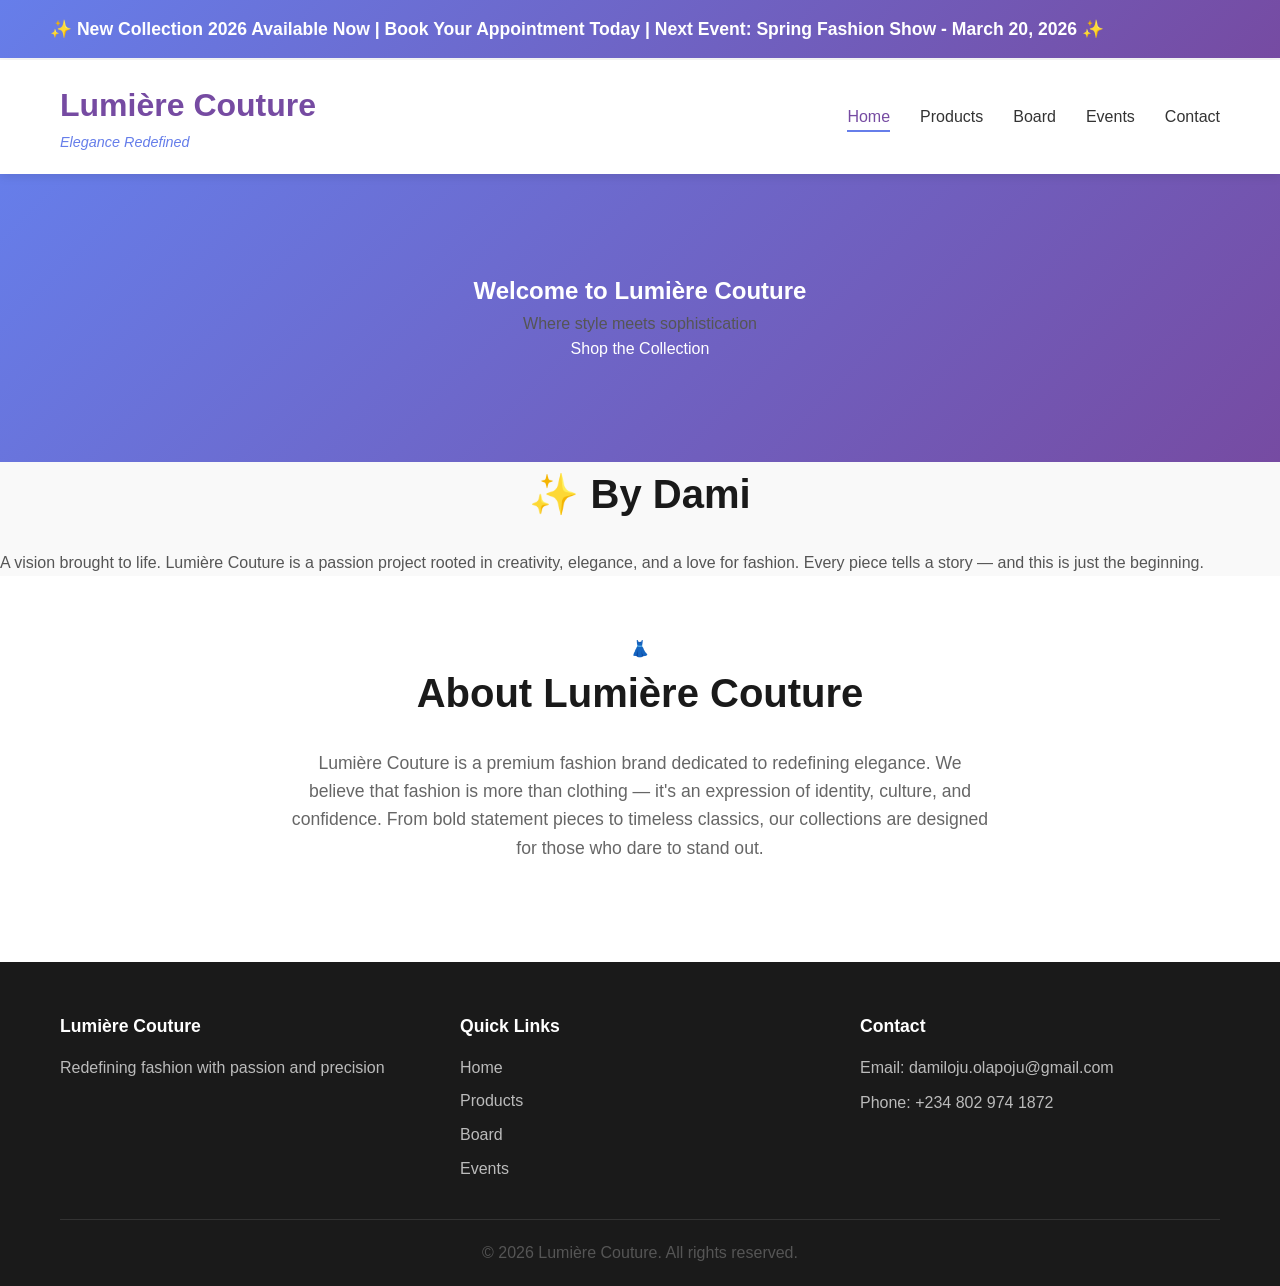
<file: index.html>
<!DOCTYPE html>
<html lang="en">
<head>
  <meta charset="UTF-8" />
  <meta name="viewport" content="width=device-width, initial-scale=1.0"/>
  <title>Home - Lumière Couture</title>
  <link rel="stylesheet" href="style.css">
  
</head>
<body>
  <div id="app">

    <!-- Marquee -->
    <div id="marquee-container" class="marquee-section">
      <div class="marquee">
        <span id="marquee-text">✨ New Collection 2026 Available Now | Book Your Appointment Today | Next Event: Spring Fashion Show - March 20, 2026 ✨</span>
      </div>
    </div>

    <!-- Header -->
    <header class="header">
  <div class="container">
    <div class="logo">
      <h1>Lumière Couture</h1>
      <p class="tagline"><em>Elegance Redefined</em></p>
    </div>
    <nav>
      <ul class="nav-list">
        <li><a href="index.html" class="nav-link active">Home</a></li>
        <li><a href="products.html" class="nav-link">Products</a></li>
        <li><a href="board.html" class="nav-link">Board</a></li>
        <li><a href="events.html" class="nav-link">Events</a></li>
        <li><a href="inquiries.html" class="nav-link">Contact</a></li>
      </ul>
    </nav>
  </div>
</header>

    <!-- Hero -->
    <section class="hero">
      <h1>Welcome to Lumière Couture</h1>
      <p>Where style meets sophistication</p>
      <a href="products.html" class="btn">Shop the Collection</a>
    </section>

    <!-- By Dami -->
    <section class="by-dami">
      <h2>✨ By Dami</h2>
      <p>A vision brought to life. Lumière Couture is a passion project rooted in creativity, elegance, and a love for fashion. Every piece tells a story — and this is just the beginning.</p>
    </section>

    <!-- About -->
    <section class="about">
      <div class="about-img">👗</div>
      <div class="about-text">
        <h2>About Lumière Couture</h2>
        <p>Lumière Couture is a premium fashion brand dedicated to redefining elegance. We believe that fashion is more than clothing — it's an expression of identity, culture, and confidence. From bold statement pieces to timeless classics, our collections are designed for those who dare to stand out.</p>
      </div>
    </section>

    <!-- Footer -->
    <footer class="footer">
      <div class="container">
        <div class="footer-content">
          <div class="footer-section">
            <h4>Lumière Couture</h4>
            <p>Redefining fashion with passion and precision</p>
          </div>
          <div class="footer-section">
            <h4>Quick Links</h4>
            <ul>
              <li><a href="index.html">Home</a></li>
              <li><a href="products.html">Products</a></li>
              <li><a href="board.html">Board</a></li>
              <li><a href="events.html">Events</a></li>
            </ul>
          </div>
          <div class="footer-section">
            <h4>Contact</h4>
            <p>Email: damiloju.olapoju@gmail.com</p>
            <p>Phone: +234 802 974 1872</p>
          </div>
        </div>
        <div class="footer-bottom">
          <p>&copy; 2026 Lumière Couture. All rights reserved.</p>
        </div>
      </div>
    </footer>

  </div>

  <script src="script.js"></script>
</body>
</html>
</file>
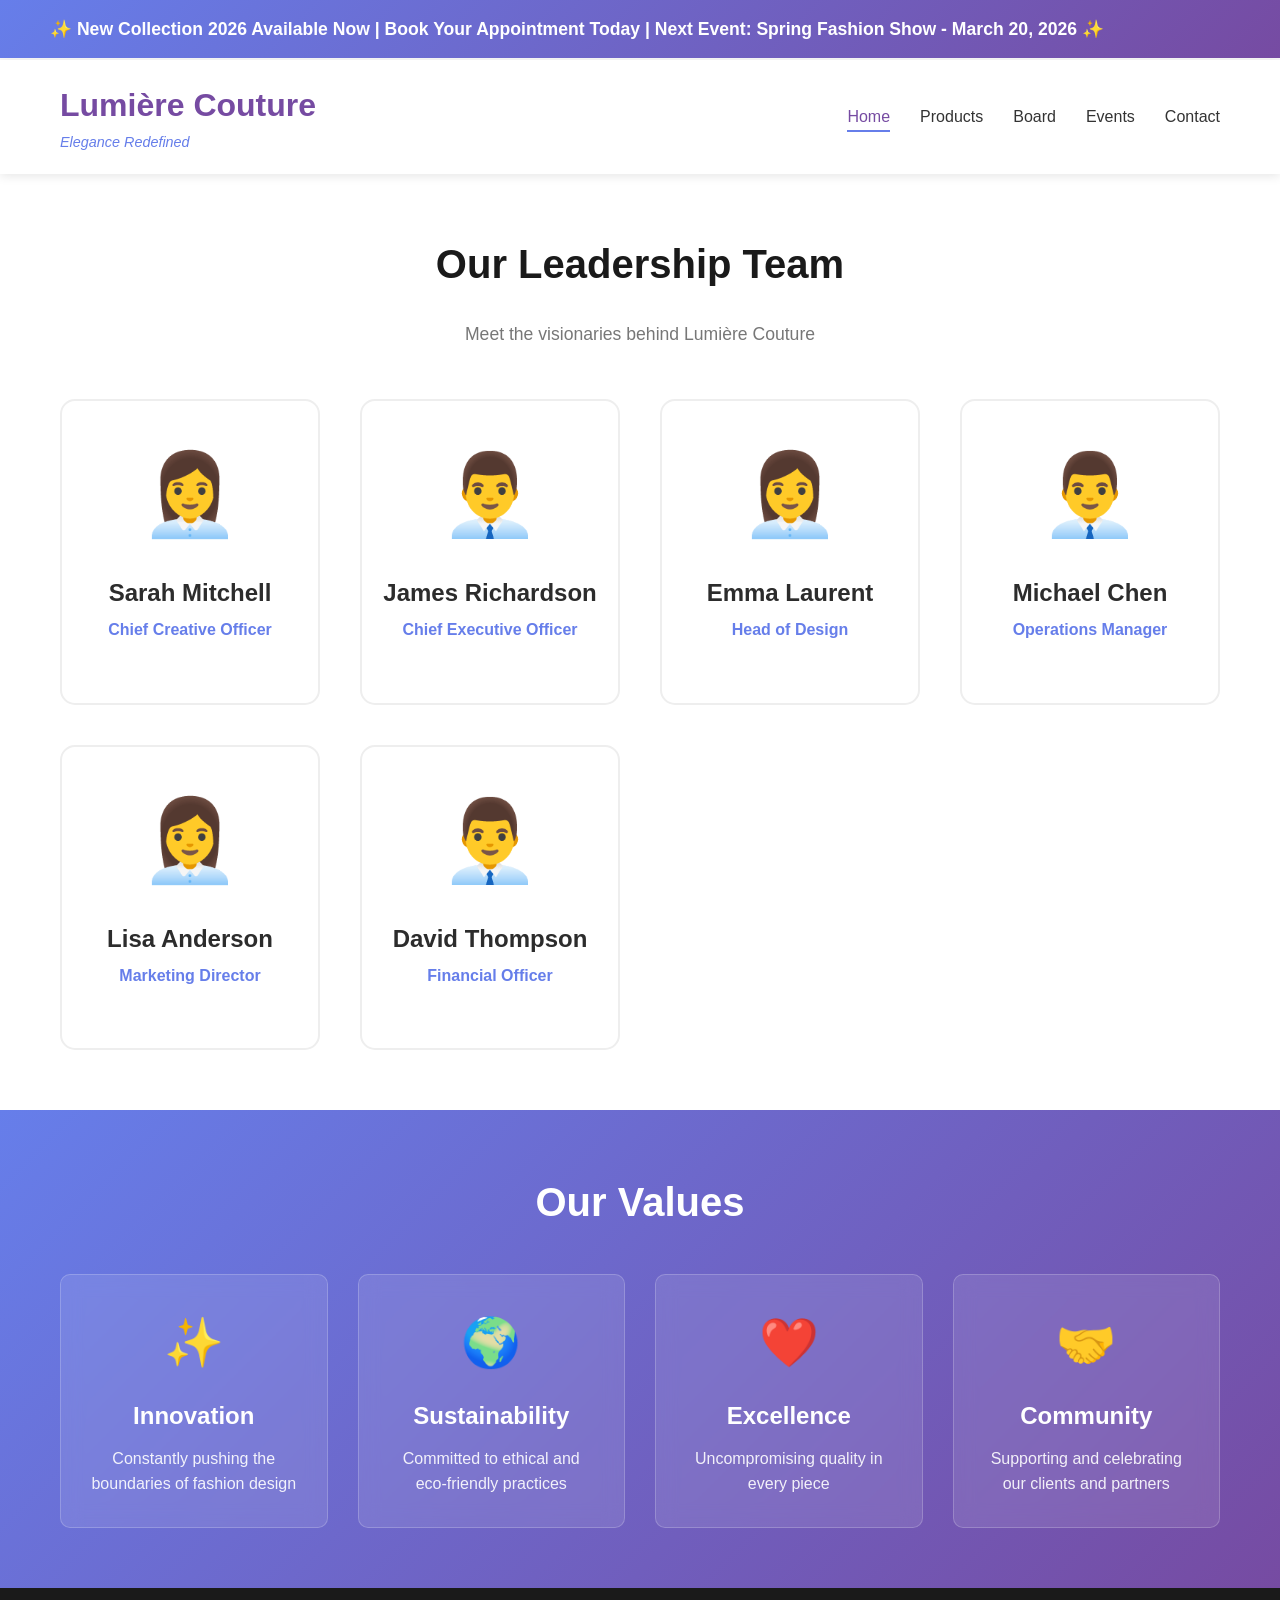
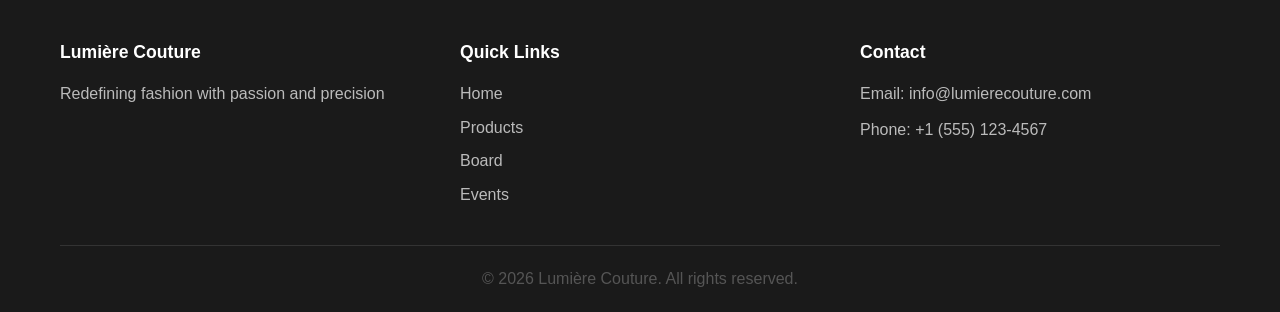
<file: Project bro/index.html>
<!DOCTYPE html>
<html lang="en">
<head>
    <meta charset="UTF-8">
    <meta name="viewport" content="width=device-width, initial-scale=1.0">
    <title>Board of Trustees - Lumière Couture</title>
    <link rel="stylesheet" href="style.css">
</head>
<body>
    <div id="app">
        <!-- Marquee Section -->
        <div id="marquee-container" class="marquee-section">
            <div class="marquee">
                <span id="marquee-text">✨ New Collection 2026 Available Now | Book Your Appointment Today | Next Event: Spring Fashion Show - March 20, 2026 ✨</span>
            </div>
        </div>

        <!-- Navigation Header -->
        <header class="header">
            <div class="container">
                <div class="logo">
                    <h1>Lumière Couture</h1>
                    <p class="tagline">Elegance Redefined</p>
                </div>
                <nav class="nav">
                    <ul class="nav-list">
                        <li><a href="index.html" class="nav-link">Home</a></li>
                        <li><a href="products.html" class="nav-link">Products</a></li>
                        <li><a href="board.html" class="nav-link active">Board</a></li>
                        <li><a href="events.html" class="nav-link">Events</a></li>
                        <li><a href="inquiries.html" class="nav-link">Contact</a></li>
                    </ul>
                </nav>
            </div>
        </header>

        <!-- Main Content -->
        <main>
            <section class="board-section">
                <div class="container">
                    <h2>Our Leadership Team</h2>
                    <p class="section-subtitle">Meet the visionaries behind Lumière Couture</p>

                    <div class="board-grid">
                        <div class="board-member" onmouseover="showMemberDetails(this)" onmouseout="hideMemberDetails(this)">
                            <div class="member-image">👩‍💼</div>
                            <h3>Sarah Mitchell</h3>
                            <p class="role">Chief Creative Officer</p>
                            <p class="bio">Visionary designer with 20+ years in haute couture</p>
                            <p class="contact">sarah@lumierecouture.com</p>
                        </div>

                        <div class="board-member" onmouseover="showMemberDetails(this)" onmouseout="hideMemberDetails(this)">
                            <div class="member-image">👨‍💼</div>
                            <h3>James Richardson</h3>
                            <p class="role">Chief Executive Officer</p>
                            <p class="bio">Business strategist and fashion industry veteran</p>
                            <p class="contact">james@lumierecouture.com</p>
                        </div>

                        <div class="board-member" onmouseover="showMemberDetails(this)" onmouseout="hideMemberDetails(this)">
                            <div class="member-image">👩‍💼</div>
                            <h3>Emma Laurent</h3>
                            <p class="role">Head of Design</p>
                            <p class="bio">Innovative designer known for sustainable fashion</p>
                            <p class="contact">emma@lumierecouture.com</p>
                        </div>

                        <div class="board-member" onmouseover="showMemberDetails(this)" onmouseout="hideMemberDetails(this)">
                            <div class="member-image">👨‍💼</div>
                            <h3>Michael Chen</h3>
                            <p class="role">Operations Manager</p>
                            <p class="bio">Expert in supply chain and production excellence</p>
                            <p class="contact">michael@lumierecouture.com</p>
                        </div>

                        <div class="board-member" onmouseover="showMemberDetails(this)" onmouseout="hideMemberDetails(this)">
                            <div class="member-image">👩‍💼</div>
                            <h3>Lisa Anderson</h3>
                            <p class="role">Marketing Director</p>
                            <p class="bio">Brand strategist with proven marketing expertise</p>
                            <p class="contact">lisa@lumierecouture.com</p>
                        </div>

                        <div class="board-member" onmouseover="showMemberDetails(this)" onmouseout="hideMemberDetails(this)">
                            <div class="member-image">👨‍💼</div>
                            <h3>David Thompson</h3>
                            <p class="role">Financial Officer</p>
                            <p class="bio">Financial strategist ensuring sustainable growth</p>
                            <p class="contact">david@lumierecouture.com</p>
                        </div>
                    </div>
                </div>
            </section>

            <!-- Team Values Section -->
            <section class="team-values">
                <div class="container">
                    <h2>Our Values</h2>
                    <div class="values-grid">
                        <div class="value-card">
                            <div class="value-icon">✨</div>
                            <h3>Innovation</h3>
                            <p>Constantly pushing the boundaries of fashion design</p>
                        </div>
                        <div class="value-card">
                            <div class="value-icon">🌍</div>
                            <h3>Sustainability</h3>
                            <p>Committed to ethical and eco-friendly practices</p>
                        </div>
                        <div class="value-card">
                            <div class="value-icon">❤️</div>
                            <h3>Excellence</h3>
                            <p>Uncompromising quality in every piece</p>
                        </div>
                        <div class="value-card">
                            <div class="value-icon">🤝</div>
                            <h3>Community</h3>
                            <p>Supporting and celebrating our clients and partners</p>
                        </div>
                    </div>
                </div>
            </section>
        </main>

        <!-- Footer -->
        <footer class="footer">
            <div class="container">
                <div class="footer-content">
                    <div class="footer-section">
                        <h4>Lumière Couture</h4>
                        <p>Redefining fashion with passion and precision</p>
                    </div>
                    <div class="footer-section">
                        <h4>Quick Links</h4>
                        <ul>
                            <li><a href="index.html">Home</a></li>
                            <li><a href="products.html">Products</a></li>
                            <li><a href="board.html">Board</a></li>
                            <li><a href="events.html">Events</a></li>
                        </ul>
                    </div>
                    <div class="footer-section">
                        <h4>Contact</h4>
                        <p>Email: info@lumierecouture.com</p>
                        <p>Phone: +1 (555) 123-4567</p>
                    </div>
                </div>
                <div class="footer-bottom">
                    <p>&copy; 2026 Lumière Couture. All rights reserved.</p>
                </div>
            </div>
        </footer>
    </div>

    <script src="script.js"></script>
</body>
</html>
</file>
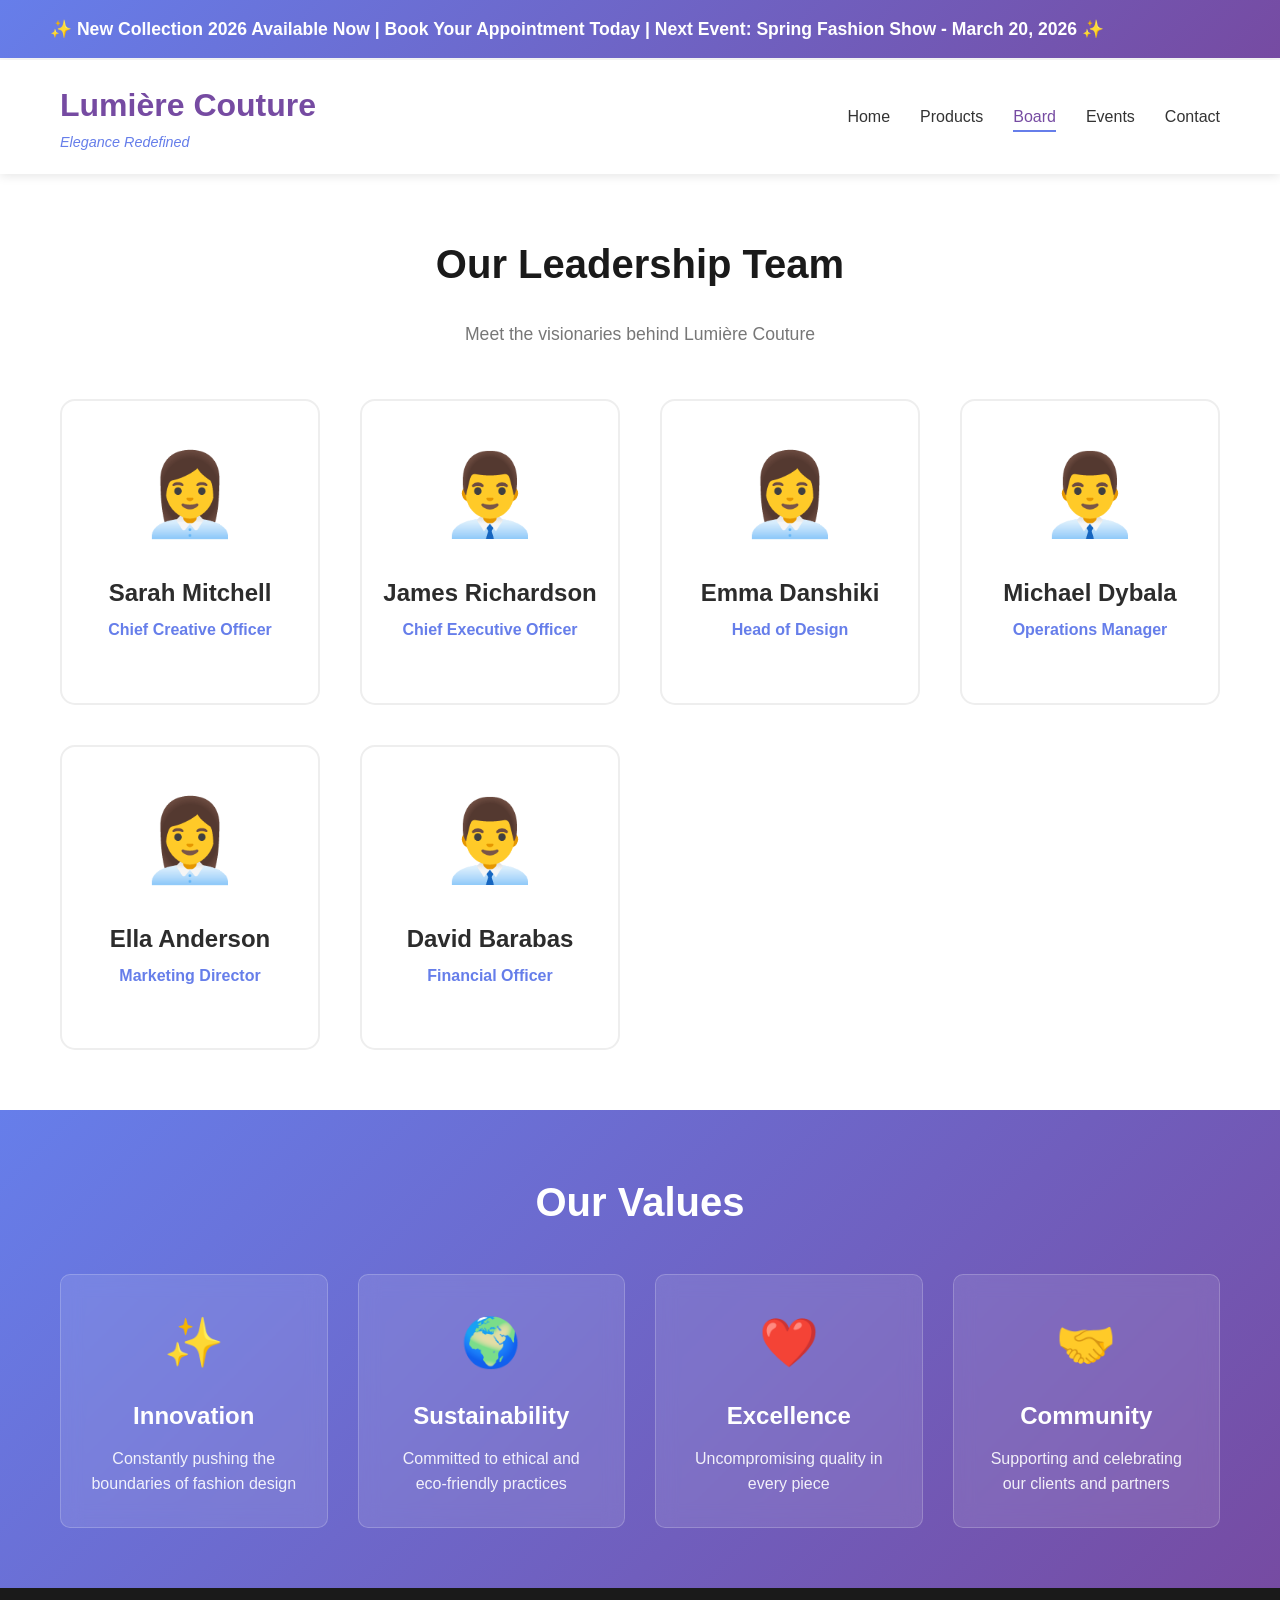
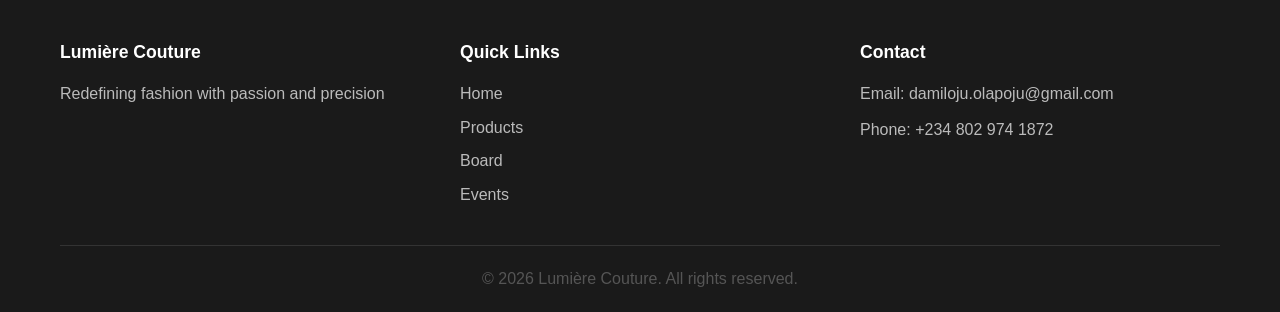
<file: board.html>
<!DOCTYPE html>
<html lang="en">
<head>
    <meta charset="UTF-8">
    <meta name="viewport" content="width=device-width, initial-scale=1.0">
    <title>Board of Trustees - Lumière Couture</title>
    <link rel="stylesheet" href="style.css">
</head>
<body>
    <div id="app">
        <!-- Marquee Section -->
        <div id="marquee-container" class="marquee-section">
            <div class="marquee">
                <span id="marquee-text">✨ New Collection 2026 Available Now | Book Your Appointment Today | Next Event: Spring Fashion Show - March 20, 2026 ✨</span>
            </div>
        </div>

        <!-- Navigation Header -->
        <header class="header">
            <div class="container">
                <div class="logo">
                    <h1>Lumière Couture</h1>
                    <p class="tagline">Elegance Redefined</p>
                </div>
                <nav class="nav">
                    <ul class="nav-list">
                        <li><a href="index.html" class="nav-link">Home</a></li>
                        <li><a href="products.html" class="nav-link">Products</a></li>
                        <li><a href="board.html" class="nav-link active">Board</a></li>
                        <li><a href="events.html" class="nav-link">Events</a></li>
                        <li><a href="inquiries.html" class="nav-link">Contact</a></li>
                    </ul>
                </nav>
            </div>
        </header>

        <!-- Main Content -->
        <main>
            <section class="board-section">
                <div class="container">
                    <h2>Our Leadership Team</h2>
                    <p class="section-subtitle">Meet the visionaries behind Lumière Couture</p>

                    <div class="board-grid">
                        <div class="board-member" onmouseover="showMemberDetails(this)" onmouseout="hideMemberDetails(this)">
                            <div class="member-image">👩‍💼</div>
                            <h3>Sarah Mitchell</h3>
                            <p class="role">Chief Creative Officer</p>
                            <p class="bio">Visionary designer with 20+ years in haute couture</p>
                            <p class="contact">sarah@lumierecouture.com</p>
                        </div>

                        <div class="board-member" onmouseover="showMemberDetails(this)" onmouseout="hideMemberDetails(this)">
                            <div class="member-image">👨‍💼</div>
                            <h3>James Richardson</h3>
                            <p class="role">Chief Executive Officer</p>
                            <p class="bio">Business strategist and fashion industry veteran</p>
                            <p class="contact">james@lumierecouture.com</p>
                        </div>

                        <div class="board-member" onmouseover="showMemberDetails(this)" onmouseout="hideMemberDetails(this)">
                            <div class="member-image">👩‍💼</div>
                            <h3>Emma Danshiki</h3>
                            <p class="role">Head of Design</p>
                            <p class="bio">Innovative designer known for sustainable fashion</p>
                            <p class="contact">emma@lumierecouture.com</p>
                        </div>

                        <div class="board-member" onmouseover="showMemberDetails(this)" onmouseout="hideMemberDetails(this)">
                            <div class="member-image">👨‍💼</div>
                            <h3>Michael Dybala</h3>
                            <p class="role">Operations Manager</p>
                            <p class="bio">Expert in supply chain and production excellence</p>
                            <p class="contact">michael@lumierecouture.com</p>
                        </div>

                        <div class="board-member" onmouseover="showMemberDetails(this)" onmouseout="hideMemberDetails(this)">
                            <div class="member-image">👩‍💼</div>
                            <h3>Ella Anderson</h3>
                            <p class="role">Marketing Director</p>
                            <p class="bio">Brand strategist with proven marketing expertise</p>
                            <p class="contact">ella@lumierecouture.com</p>
                        </div>

                        <div class="board-member" onmouseover="showMemberDetails(this)" onmouseout="hideMemberDetails(this)">
                            <div class="member-image">👨‍💼</div>
                            <h3>David Barabas</h3>
                            <p class="role">Financial Officer</p>
                            <p class="bio">Financial strategist ensuring sustainable growth</p>
                            <p class="contact">david@lumierecouture.com</p>
                        </div>
                    </div>
                </div>
            </section>

            <!-- Team Values Section -->
            <section class="team-values">
                <div class="container">
                    <h2>Our Values</h2>
                    <div class="values-grid">
                        <div class="value-card">
                            <div class="value-icon">✨</div>
                            <h3>Innovation</h3>
                            <p>Constantly pushing the boundaries of fashion design</p>
                        </div>
                        <div class="value-card">
                            <div class="value-icon">🌍</div>
                            <h3>Sustainability</h3>
                            <p>Committed to ethical and eco-friendly practices</p>
                        </div>
                        <div class="value-card">
                            <div class="value-icon">❤️</div>
                            <h3>Excellence</h3>
                            <p>Uncompromising quality in every piece</p>
                        </div>
                        <div class="value-card">
                            <div class="value-icon">🤝</div>
                            <h3>Community</h3>
                            <p>Supporting and celebrating our clients and partners</p>
                        </div>
                    </div>
                </div>
            </section>
        </main>

        <!-- Footer -->
        <footer class="footer">
            <div class="container">
                <div class="footer-content">
                    <div class="footer-section">
                        <h4>Lumière Couture</h4>
                        <p>Redefining fashion with passion and precision</p>
                    </div>
                    <div class="footer-section">
                        <h4>Quick Links</h4>
                        <ul>
                            <li><a href="index.html">Home</a></li>
                            <li><a href="products.html">Products</a></li>
                            <li><a href="board.html">Board</a></li>
                            <li><a href="events.html">Events</a></li>
                        </ul>
                    </div>
                    <div class="footer-section">
                        <h4>Contact</h4>
                        <p>Email: damiloju.olapoju@gmail.com</p>
                        <p>Phone: +234 802 974 1872</p>
                    </div>
                </div>
                <div class="footer-bottom">
                    <p>&copy; 2026 Lumière Couture. All rights reserved.</p>
                </div>
            </div>
        </footer>
    </div>

    <script src="script.js"></script>
</body>
</html>
</file>
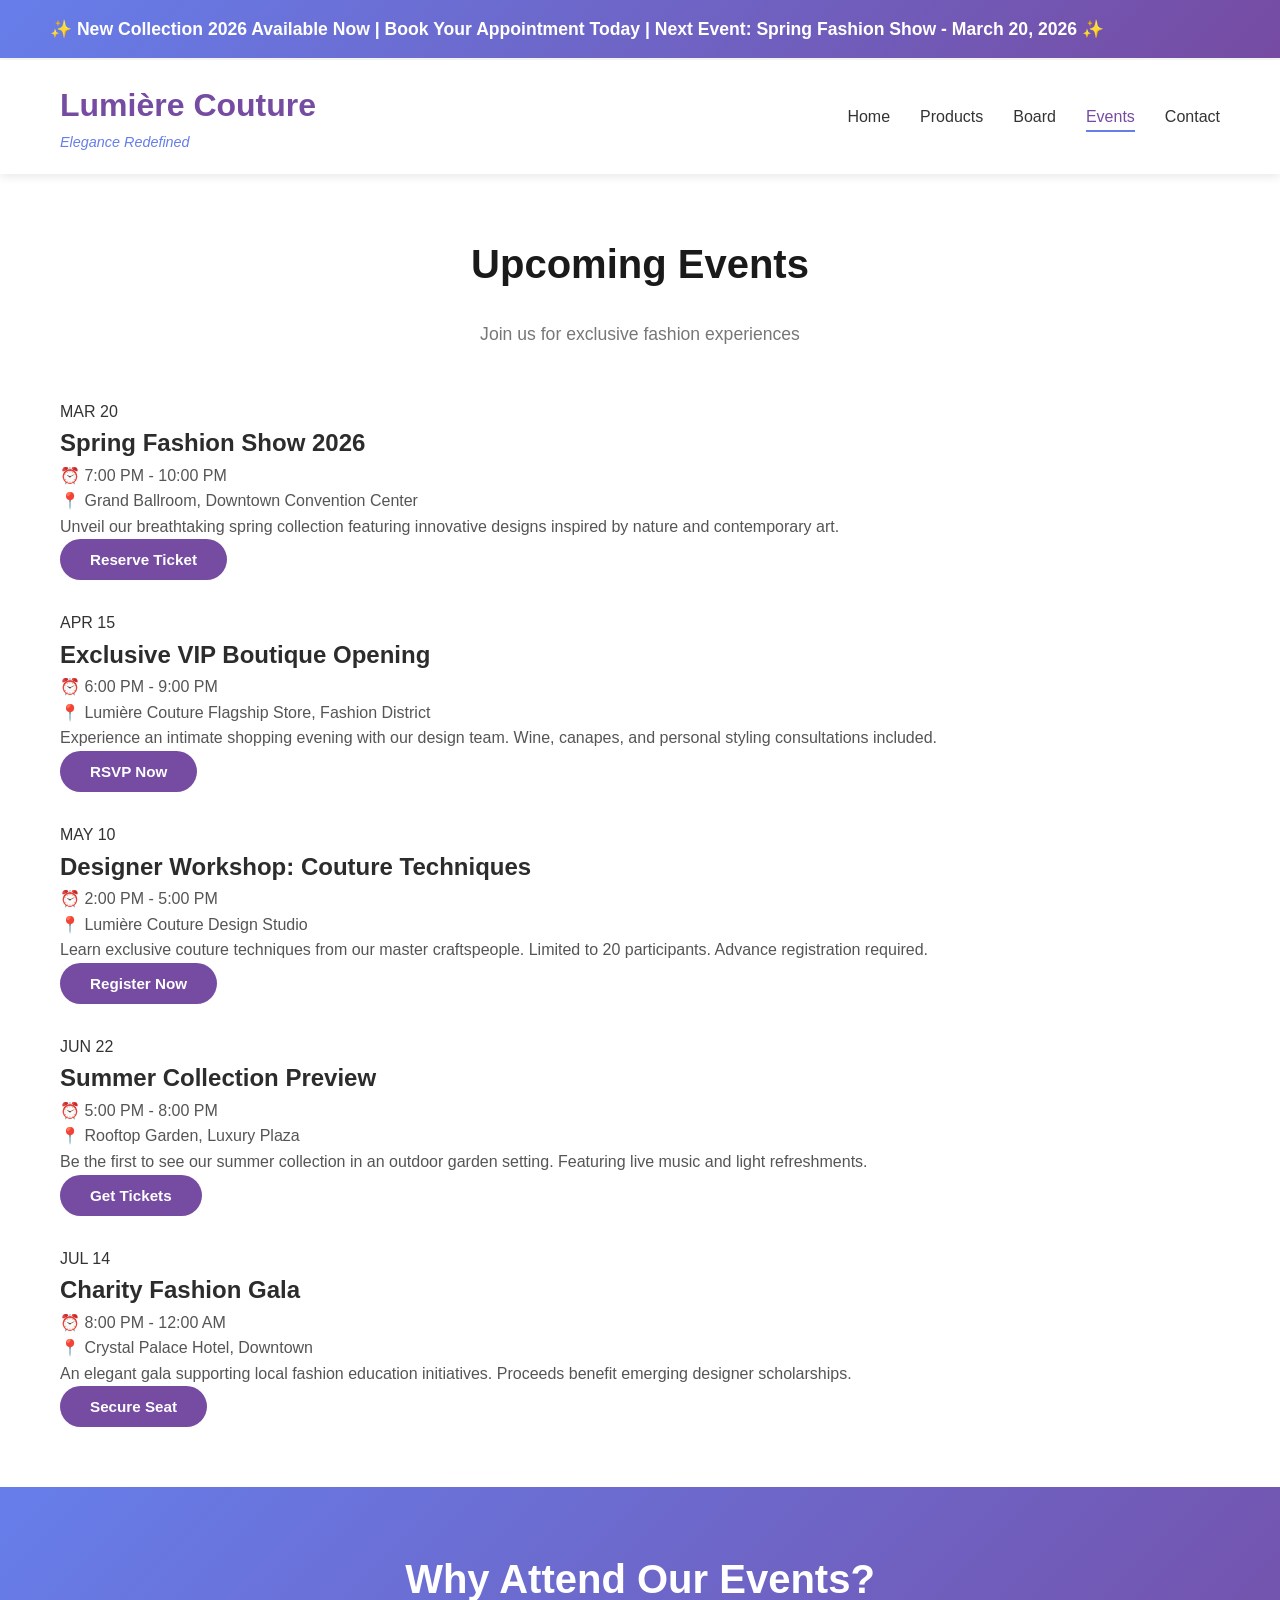
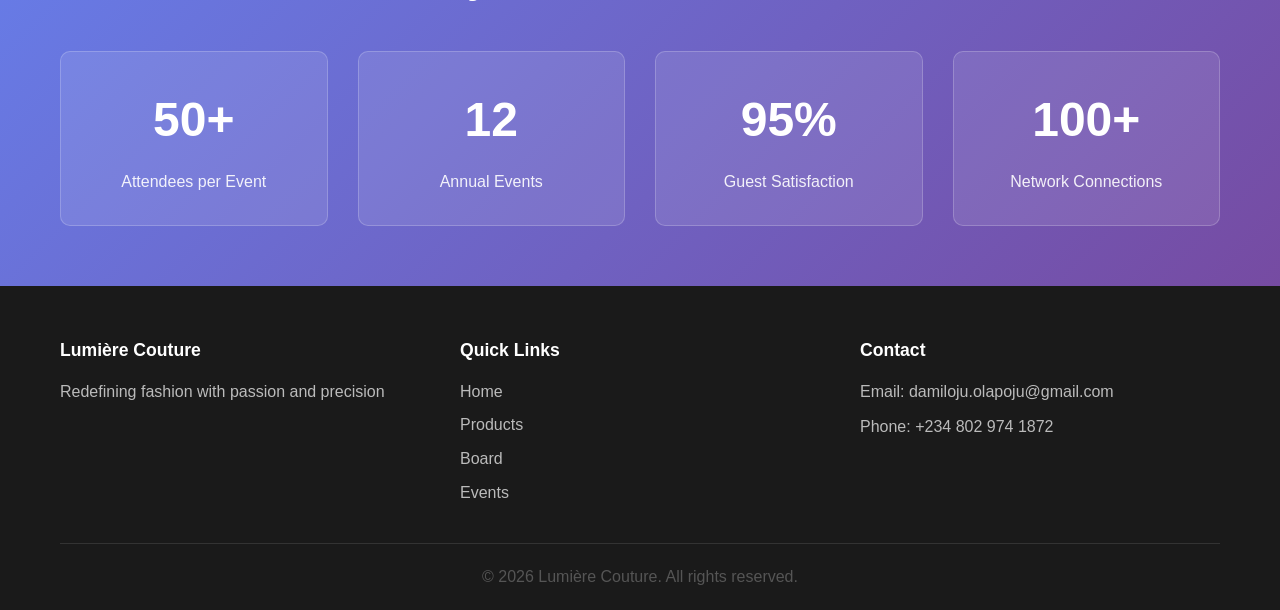
<file: events.html>
<!DOCTYPE html>
<html lang="en">
<head>
    <meta charset="UTF-8">
    <meta name="viewport" content="width=device-width, initial-scale=1.0">
    <title>Events - Lumière Couture</title>
    <link rel="stylesheet" href="style.css">
</head>
<body>
    <div id="app">
        <!-- Marquee Section -->
        <div id="marquee-container" class="marquee-section">
            <div class="marquee">
                <span id="marquee-text">✨ New Collection 2026 Available Now | Book Your Appointment Today | Next Event: Spring Fashion Show - March 20, 2026 ✨</span>
            </div>
        </div>

        <!-- Navigation Header -->
        <header class="header">
            <div class="container">
                <div class="logo">
                    <h1>Lumière Couture</h1>
                    <p class="tagline">Elegance Redefined</p>
                </div>
                <nav class="nav">
                    <ul class="nav-list">
                        <li><a href="index.html" class="nav-link">Home</a></li>
                        <li><a href="products.html" class="nav-link">Products</a></li>
                        <li><a href="board.html" class="nav-link">Board</a></li>
                        <li><a href="events.html" class="nav-link active">Events</a></li>
                        <li><a href="inquiries.html" class="nav-link">Contact</a></li>
                    </ul>
                </nav>
            </div>
        </header>

        <!-- Main Content -->
        <main>
            <section class="events-section">
                <div class="container">
                    <h2>Upcoming Events</h2>
                    <p class="section-subtitle">Join us for exclusive fashion experiences</p>

                    <!-- Event Timeline -->
                    <div class="events-timeline">
                        <div class="event-card" onclick="toggleEventDetails(this)">
                            <div class="event-date">
                                <span class="month">MAR</span>
                                <span class="day">20</span>
                            </div>
                            <div class="event-content">
                                <h3>Spring Fashion Show 2026</h3>
                                <p class="event-time">⏰ 7:00 PM - 10:00 PM</p>
                                <p class="event-location">📍 Grand Ballroom, Downtown Convention Center</p>
                                <p class="event-description">Unveil our breathtaking spring collection featuring innovative designs inspired by nature and contemporary art.</p>
                                <button class="register-btn" onclick="redirectToInquiries(event)">Reserve Ticket</button>
                            </div>
                        </div>

                        <div class="event-card" onclick="toggleEventDetails(this)">
                            <div class="event-date">
                                <span class="month">APR</span>
                                <span class="day">15</span>
                            </div>
                            <div class="event-content">
                                <h3>Exclusive VIP Boutique Opening</h3>
                                <p class="event-time">⏰ 6:00 PM - 9:00 PM</p>
                                <p class="event-location">📍 Lumière Couture Flagship Store, Fashion District</p>
                                <p class="event-description">Experience an intimate shopping evening with our design team. Wine, canapes, and personal styling consultations included.</p>
                                <button class="register-btn" onclick="redirectToInquiries(event)">RSVP Now</button>
                            </div>
                        </div>

                        <div class="event-card" onclick="toggleEventDetails(this)">
                            <div class="event-date">
                                <span class="month">MAY</span>
                                <span class="day">10</span>
                            </div>
                            <div class="event-content">
                                <h3>Designer Workshop: Couture Techniques</h3>
                                <p class="event-time">⏰ 2:00 PM - 5:00 PM</p>
                                <p class="event-location">📍 Lumière Couture Design Studio</p>
                                <p class="event-description">Learn exclusive couture techniques from our master craftspeople. Limited to 20 participants. Advance registration required.</p>
                                <button class="register-btn" onclick="redirectToInquiries(event)">Register Now</button>
                            </div>
                        </div>

                        <div class="event-card" onclick="toggleEventDetails(this)">
                            <div class="event-date">
                                <span class="month">JUN</span>
                                <span class="day">22</span>
                            </div>
                            <div class="event-content">
                                <h3>Summer Collection Preview</h3>
                                <p class="event-time">⏰ 5:00 PM - 8:00 PM</p>
                                <p class="event-location">📍 Rooftop Garden, Luxury Plaza</p>
                                <p class="event-description">Be the first to see our summer collection in an outdoor garden setting. Featuring live music and light refreshments.</p>
                                <button class="register-btn" onclick="redirectToInquiries(event)">Get Tickets</button>
                            </div>
                        </div>

                        <div class="event-card" onclick="toggleEventDetails(this)">
                            <div class="event-date">
                                <span class="month">JUL</span>
                                <span class="day">14</span>
                            </div>
                            <div class="event-content">
                                <h3>Charity Fashion Gala</h3>
                                <p class="event-time">⏰ 8:00 PM - 12:00 AM</p>
                                <p class="event-location">📍 Crystal Palace Hotel, Downtown</p>
                                <p class="event-description">An elegant gala supporting local fashion education initiatives. Proceeds benefit emerging designer scholarships.</p>
                                <button class="register-btn" onclick="redirectToInquiries(event)">Secure Seat</button>
                            </div>
                        </div>
                    </div>
                </div>
            </section>

            <!-- Events Statistics -->
            <section class="events-stats">
                <div class="container">
                    <h2>Why Attend Our Events?</h2>
                    <div class="stats-grid">
                        <div class="stat-card">
                            <div class="stat-number">50+</div>
                            <p>Attendees per Event</p>
                        </div>
                        <div class="stat-card">
                            <div class="stat-number">12</div>
                            <p>Annual Events</p>
                        </div>
                        <div class="stat-card">
                            <div class="stat-number">95%</div>
                            <p>Guest Satisfaction</p>
                        </div>
                        <div class="stat-card">
                            <div class="stat-number">100+</div>
                            <p>Network Connections</p>
                        </div>
                    </div>
                </div>
            </section>
        </main>

        <!-- Footer -->
        <footer class="footer">
            <div class="container">
                <div class="footer-content">
                    <div class="footer-section">
                        <h4>Lumière Couture</h4>
                        <p>Redefining fashion with passion and precision</p>
                    </div>
                    <div class="footer-section">
                        <h4>Quick Links</h4>
                        <ul>
                            <li><a href="index.html">Home</a></li>
                            <li><a href="products.html">Products</a></li>
                            <li><a href="board.html">Board</a></li>
                            <li><a href="events.html">Events</a></li>
                        </ul>
                    </div>
                    <div class="footer-section">
                        <h4>Contact</h4>
                        <p>Email: damiloju.olapoju@gmail.com</p>
                        <p>Phone: +234 802 974 1872</p>
                    </div>
                </div>
                <div class="footer-bottom">
                    <p>&copy; 2026 Lumière Couture. All rights reserved.</p>
                </div>
            </div>
        </footer>
    </div>

    <script src="script.js"></script>
</body>
</html>
</file>
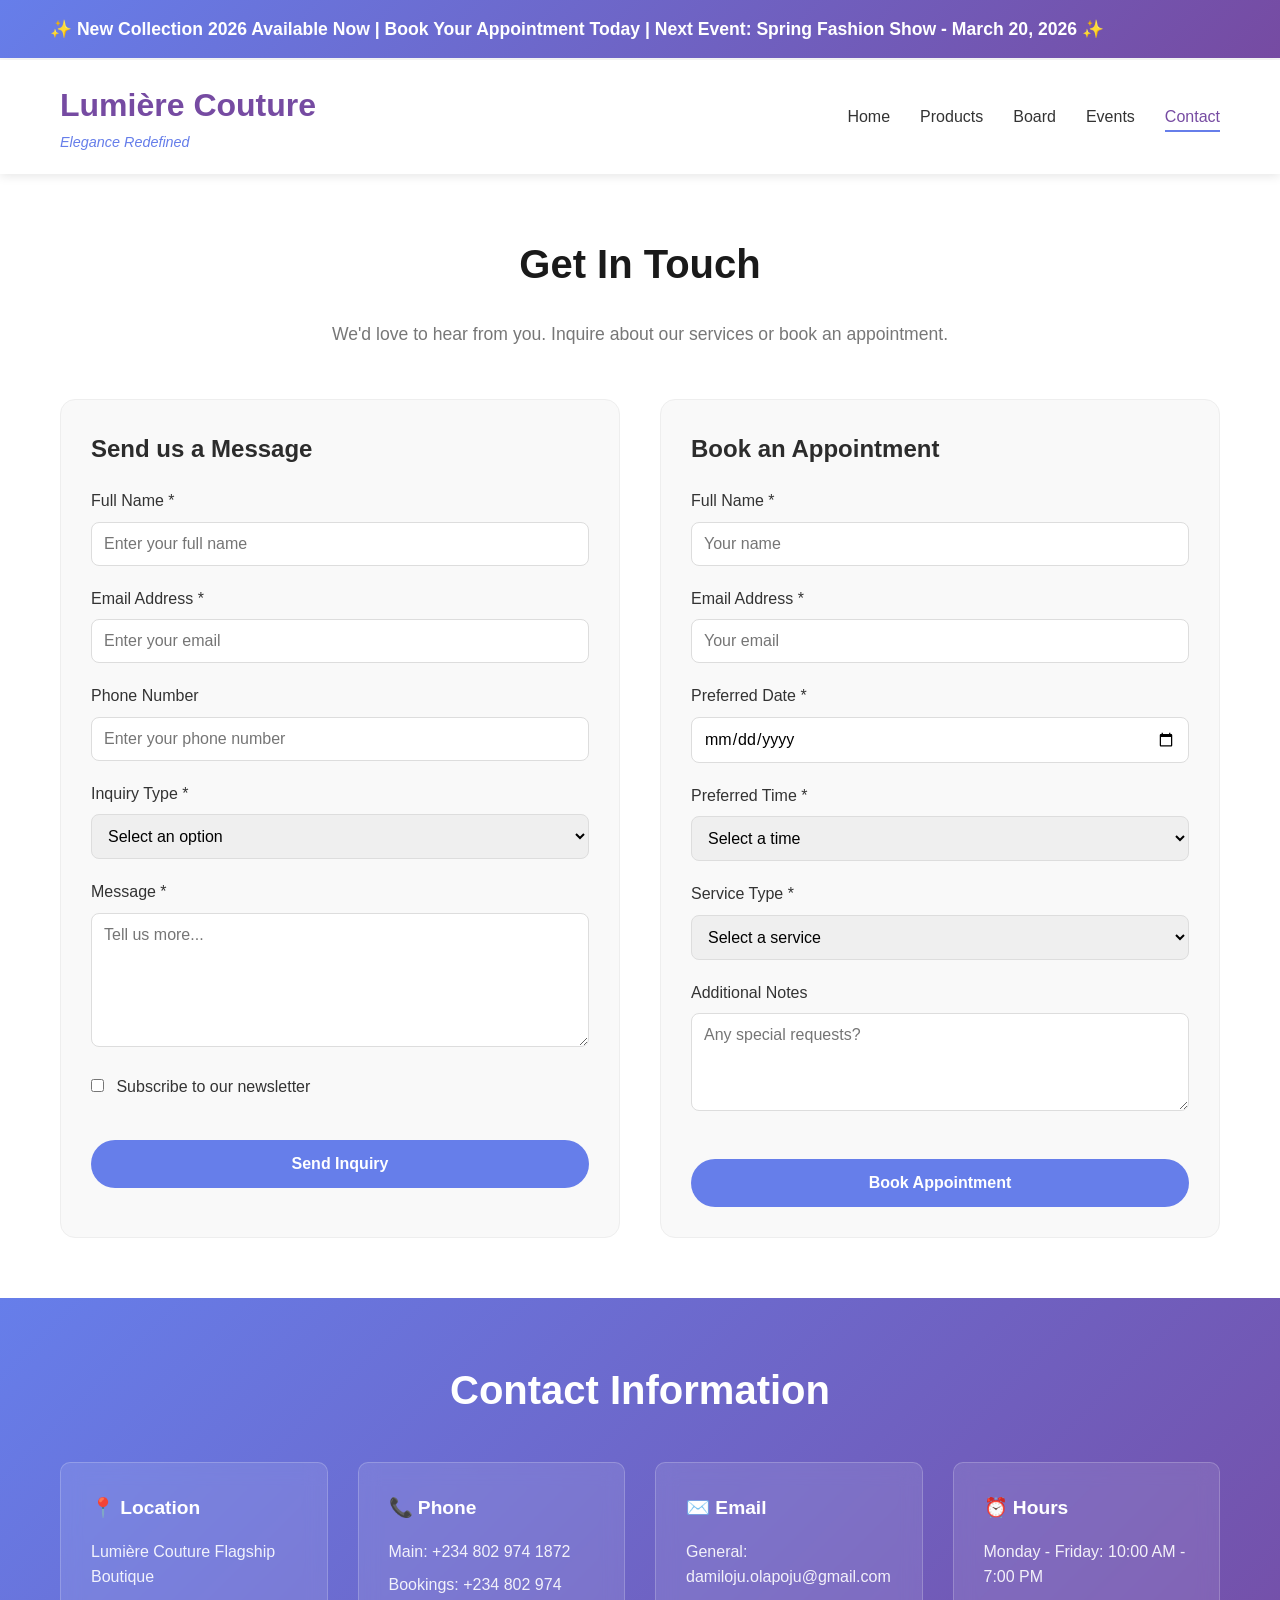
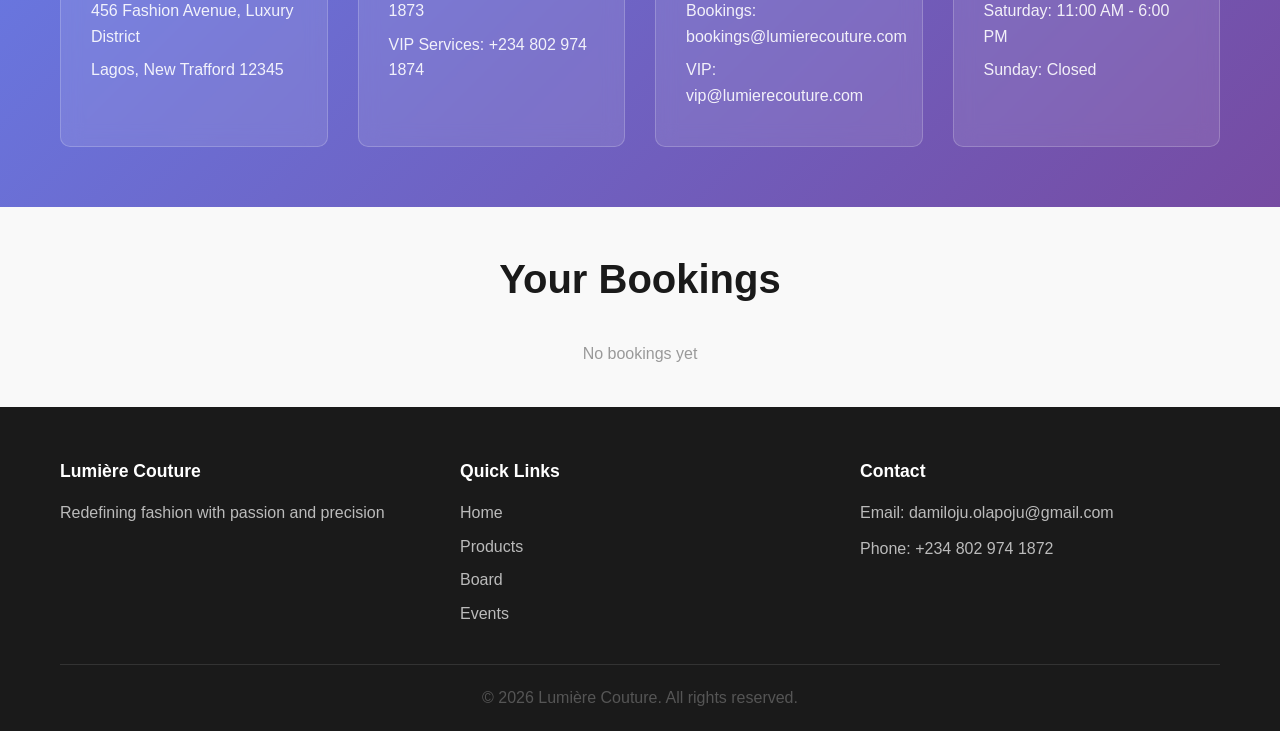
<file: inquiries.html>
<!DOCTYPE html>
<html lang="en">
<head>
    <meta charset="UTF-8">
    <meta name="viewport" content="width=device-width, initial-scale=1.0">
    <title>Contact & Appointments - Lumière Couture</title>
    <link rel="stylesheet" href="style.css">
</head>
<body>
    <div id="app">
        <!-- Marquee Section -->
        <div id="marquee-container" class="marquee-section">
            <div class="marquee">
                <span id="marquee-text">✨ New Collection 2026 Available Now | Book Your Appointment Today | Next Event: Spring Fashion Show - March 20, 2026 ✨</span>
            </div>
        </div>

        <!-- Navigation Header -->
        <header class="header">
            <div class="container">
                <div class="logo">
                    <h1>Lumière Couture</h1>
                    <p class="tagline">Elegance Redefined</p>
                </div>
                <nav class="nav">
                    <ul class="nav-list">
                        <li><a href="index.html" class="nav-link">Home</a></li>
                        <li><a href="products.html" class="nav-link">Products</a></li>
                        <li><a href="board.html" class="nav-link">Board</a></li>
                        <li><a href="events.html" class="nav-link">Events</a></li>
                        <li><a href="inquiries.html" class="nav-link active">Contact</a></li>
                    </ul>
                </nav>
            </div>
        </header>

        <!-- Main Content -->
        <main>
            <section class="inquiries-section">
                <div class="container">
                    <h2>Get In Touch</h2>
                    <p class="section-subtitle">We'd love to hear from you. Inquire about our services or book an appointment.</p>

                    <div class="inquiries-content">
                        <!-- Inquiry Form -->
                        <div class="form-container">
                            <h3>Send us a Message</h3>
                            <form id="inquiries-form" onsubmit="submitInquiry(event)">
                                <div class="form-group">
                                    <label for="name">Full Name *</label>
                                    <input type="text" id="name" name="name" required placeholder="Enter your full name">
                                </div>

                                <div class="form-group">
                                    <label for="email">Email Address *</label>
                                    <input type="email" id="email" name="email" required placeholder="Enter your email">
                                </div>

                                <div class="form-group">
                                    <label for="phone">Phone Number</label>
                                    <input type="tel" id="phone" name="phone" placeholder="Enter your phone number">
                                </div>

                                <div class="form-group">
                                    <label for="inquiry-type">Inquiry Type *</label>
                                    <select id="inquiry-type" name="inquiry-type" required>
                                        <option value="">Select an option</option>
                                        <option value="general">General Inquiry</option>
                                        <option value="consultation">Personal Consultation</option>
                                        <option value="custom">Custom Design Request</option>
                                        <option value="event">Event Participation</option>
                                        <option value="partnership">Partnership Opportunity</option>
                                    </select>
                                </div>

                                <div class="form-group">
                                    <label for="message">Message *</label>
                                    <textarea id="message" name="message" required placeholder="Tell us more..." rows="6"></textarea>
                                </div>

                                <div class="form-group">
                                    <label for="newsletter">
                                        <input type="checkbox" id="newsletter" name="newsletter">
                                        Subscribe to our newsletter
                                    </label>
                                </div>

                                <button type="submit" class="submit-btn">Send Inquiry</button>
                            </form>
                            <div id="form-message"></div>
                        </div>

                        <!-- Appointment Booking -->
                        <div class="appointment-container">
                            <h3>Book an Appointment</h3>
                            <form id="appointment-form" onsubmit="bookAppointment(event)">
                                <div class="form-group">
                                    <label for="app-name">Full Name *</label>
                                    <input type="text" id="app-name" name="app-name" required placeholder="Your name">
                                </div>

                                <div class="form-group">
                                    <label for="app-email">Email Address *</label>
                                    <input type="email" id="app-email" name="app-email" required placeholder="Your email">
                                </div>

                                <div class="form-group">
                                    <label for="app-date">Preferred Date *</label>
                                    <input type="date" id="app-date" name="app-date" required>
                                </div>

                                <div class="form-group">
                                    <label for="app-time">Preferred Time *</label>
                                    <select id="app-time" name="app-time" required>
                                        <option value="">Select a time</option>
                                        <option value="09:00">9:00 AM</option>
                                        <option value="10:00">10:00 AM</option>
                                        <option value="11:00">11:00 AM</option>
                                        <option value="12:00">12:00 PM</option>
                                        <option value="14:00">2:00 PM</option>
                                        <option value="15:00">3:00 PM</option>
                                        <option value="16:00">4:00 PM</option>
                                        <option value="17:00">5:00 PM</option>
                                    </select>
                                </div>

                                <div class="form-group">
                                    <label for="app-service">Service Type *</label>
                                    <select id="app-service" name="app-service" required>
                                        <option value="">Select a service</option>
                                        <option value="consultation">Personal Styling Consultation</option>
                                        <option value="fitting">Bespoke Fitting</option>
                                        <option value="custom">Custom Design Session</option>
                                        <option value="alterations">Alterations & Adjustments</option>
                                    </select>
                                </div>

                                <div class="form-group">
                                    <label for="app-notes">Additional Notes</label>
                                    <textarea id="app-notes" name="app-notes" placeholder="Any special requests?" rows="4"></textarea>
                                </div>

                                <button type="submit" class="submit-btn">Book Appointment</button>
                            </form>
                            <div id="appointment-message"></div>
                        </div>
                    </div>
                </div>
            </section>

            <!-- Contact Information -->
            <section class="contact-info-section">
                <div class="container">
                    <h2>Contact Information</h2>
                    <div class="contact-details">
                        <div class="contact-card">
                            <h4>📍 Location</h4>
                            <p>Lumière Couture Flagship Boutique</p>
                            <p>456 Fashion Avenue, Luxury District</p>
                            <p> Lagos, New Trafford 12345</p>
                        </div>

                        <div class="contact-card">
                            <h4>📞 Phone</h4>
                            <p>Main: +234 802 974 1872</p>
                            <p>Bookings: +234 802 974 1873</p>
                            <p>VIP Services: +234 802 974 1874</p>
                        </div>

                        <div class="contact-card">
                            <h4>✉️ Email</h4>
                            <p>General: damiloju.olapoju@gmail.com</p>
                            <p>Bookings: bookings@lumierecouture.com</p>
                            <p>VIP: vip@lumierecouture.com</p>
                        </div>

                        <div class="contact-card">
                            <h4>⏰ Hours</h4>
                            <p>Monday - Friday: 10:00 AM - 7:00 PM</p>
                            <p>Saturday: 11:00 AM - 6:00 PM</p>
                            <p>Sunday: Closed</p>
                        </div>
                    </div>
                </div>
            </section>

            <!-- Bookings List -->
            <section class="bookings-section">
                <div class="container">
                    <h2>Your Bookings</h2>
                    <div id="bookings-list"></div>
                </div>
            </section>
        </main>

        <!-- Footer -->
        <footer class="footer">
            <div class="container">
                <div class="footer-content">
                    <div class="footer-section">
                        <h4>Lumière Couture</h4>
                        <p>Redefining fashion with passion and precision</p>
                    </div>
                    <div class="footer-section">
                        <h4>Quick Links</h4>
                        <ul>
                            <li><a href="index.html">Home</a></li>
                            <li><a href="products.html">Products</a></li>
                            <li><a href="board.html">Board</a></li>
                            <li><a href="events.html">Events</a></li>
                        </ul>
                    </div>
                    <div class="footer-section">
                        <h4>Contact</h4>
                        <p>Email: damiloju.olapoju@gmail.com</p>
                        <p>Phone: +234 802 974 1872</p>
                    </div>
                </div>
                <div class="footer-bottom">
                    <p>&copy; 2026 Lumière Couture. All rights reserved.</p>
                </div>
            </div>
        </footer>
    </div>

    <script src="script.js"></script>
</body>
</html>
</file>
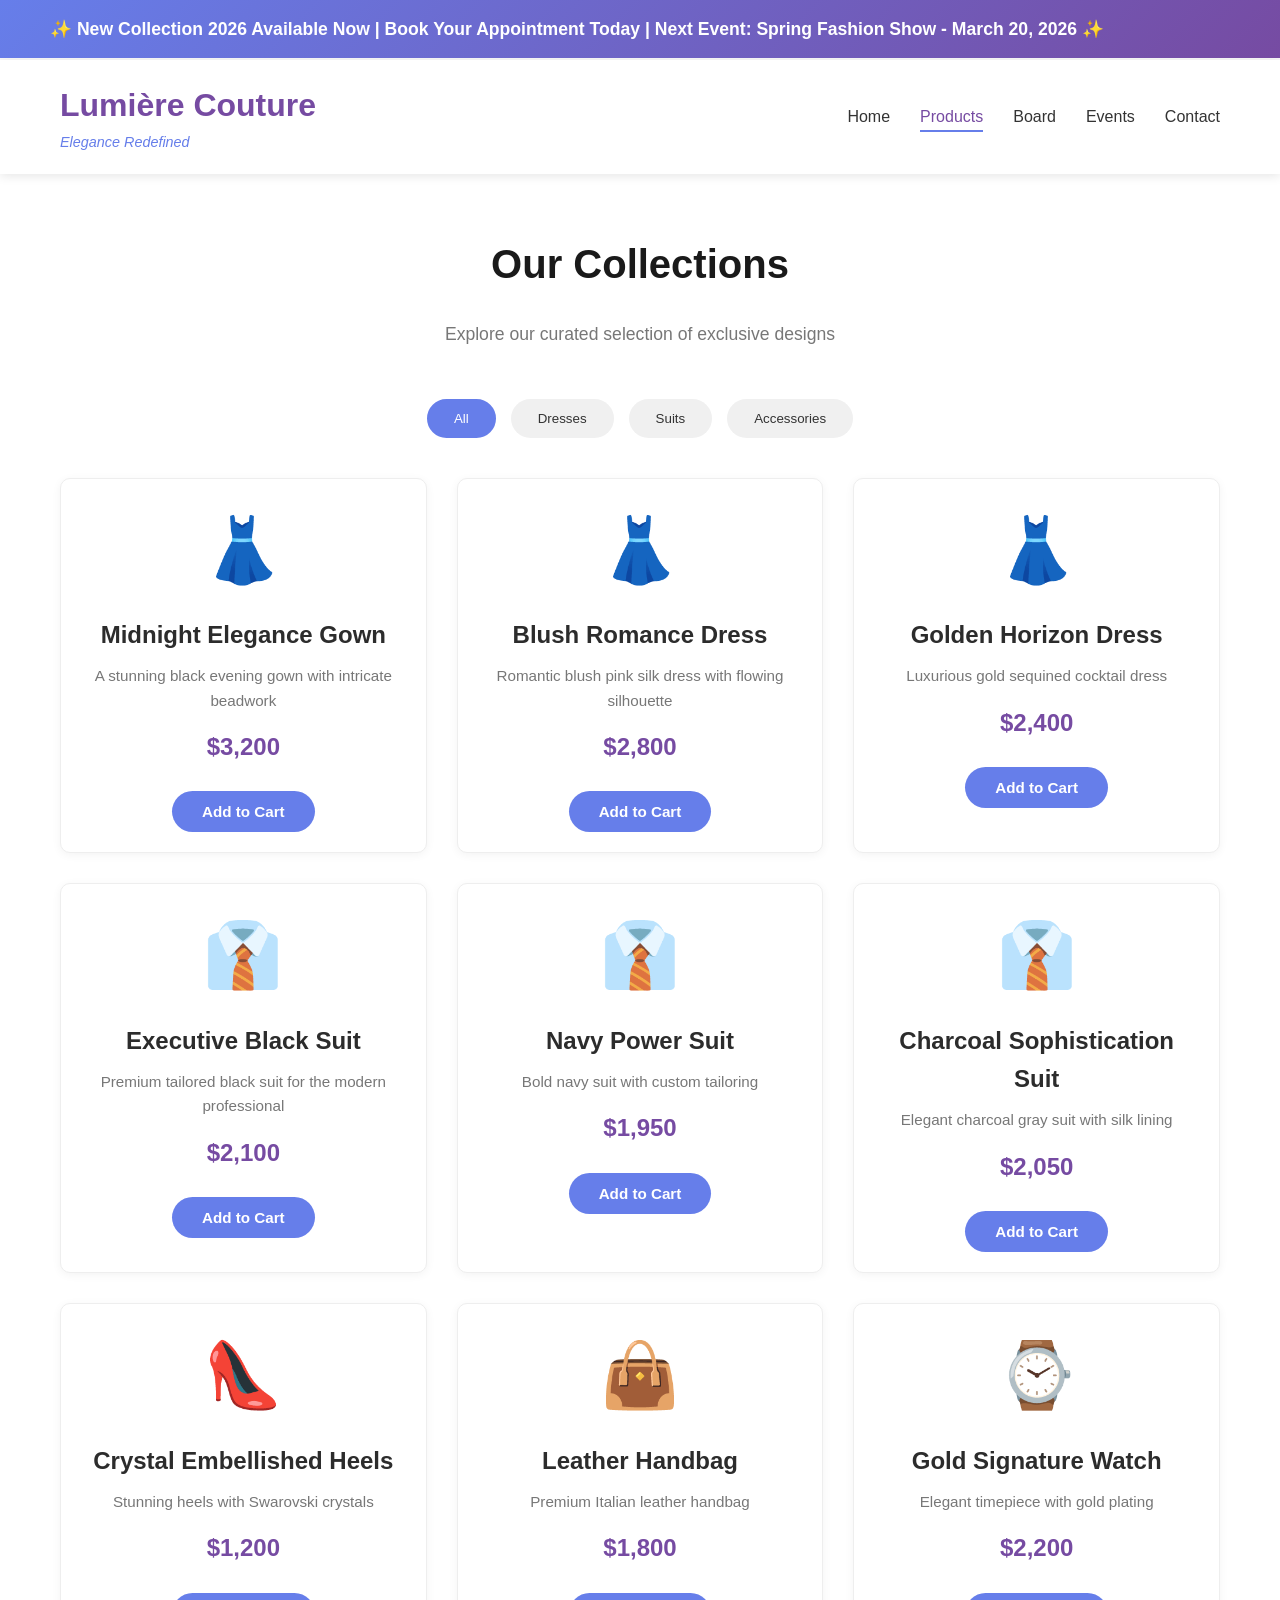
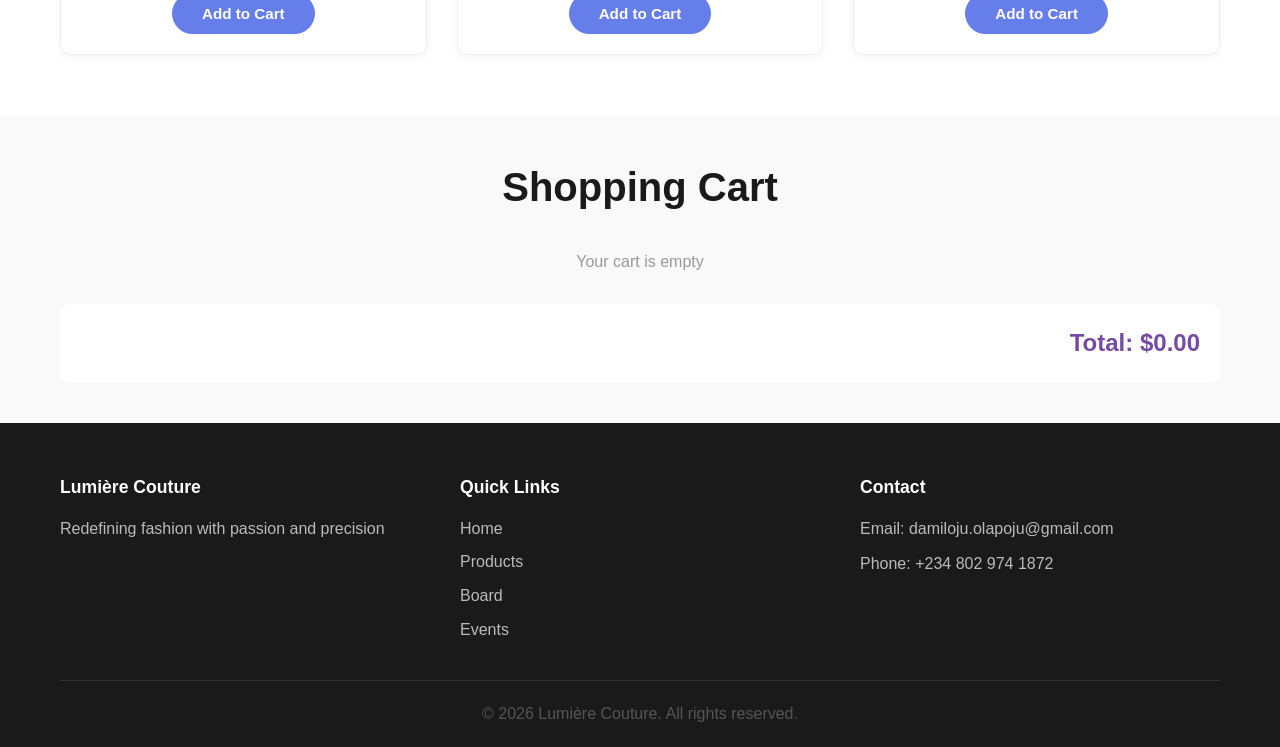
<file: products.html>
<!DOCTYPE html>
<html lang="en">
<head>
    <meta charset="UTF-8">
    <meta name="viewport" content="width=device-width, initial-scale=1.0">
    <title>Products - Lumière Couture</title>
    <link rel="stylesheet" href="style.css">
</head>
<body>
    <div id="app">
        <!-- Marquee Section -->
        <div id="marquee-container" class="marquee-section">
            <div class="marquee">
                <span id="marquee-text">✨ New Collection 2026 Available Now | Book Your Appointment Today | Next Event: Spring Fashion Show - March 20, 2026 ✨</span>
            </div>
        </div>

        <!-- Navigation Header -->
        <header class="header">
            <div class="container">
                <div class="logo">
                    <h1>Lumière Couture</h1>
                    <p class="tagline">Elegance Redefined</p>
                </div>
                <nav class="nav">
                    <ul class="nav-list">
                        <li><a href="index.html" class="nav-link">Home</a></li>
                        <li><a href="products.html" class="nav-link active">Products</a></li>
                        <li><a href="board.html" class="nav-link">Board</a></li>
                        <li><a href="events.html" class="nav-link">Events</a></li>
                        <li><a href="inquiries.html" class="nav-link">Contact</a></li>
                    </ul>
                </nav>
            </div>
        </header>

        <!-- Main Content -->
        <main>
            <section class="products-section">
                <div class="container">
                    <h2>Our Collections</h2>
                    <p class="section-subtitle">Explore our curated selection of exclusive designs</p>

                    <!-- Filter Buttons -->
                    <div class="filter-buttons">
                        <button class="filter-btn active" onclick="filterProducts('all')">All</button>
                        <button class="filter-btn" onclick="filterProducts('dresses')">Dresses</button>
                        <button class="filter-btn" onclick="filterProducts('suits')">Suits</button>
                        <button class="filter-btn" onclick="filterProducts('accessories')">Accessories</button>
                    </div>

                    <!-- Products Grid -->
                    <div class="products-grid">
                        <div class="product-item" data-category="dresses">
                            <div class="product-image">👗</div>
                            <h3>Midnight Elegance Gown</h3>
                            <p class="product-description">A stunning black evening gown with intricate beadwork</p>
                            <p class="price">$3,200</p>
                            <button class="add-to-cart" onclick="addToCart('Midnight Elegance Gown')">Add to Cart</button>
                        </div>

                        <div class="product-item" data-category="dresses">
                            <div class="product-image">👗</div>
                            <h3>Blush Romance Dress</h3>
                            <p class="product-description">Romantic blush pink silk dress with flowing silhouette</p>
                            <p class="price">$2,800</p>
                            <button class="add-to-cart" onclick="addToCart('Blush Romance Dress')">Add to Cart</button>
                        </div>

                        <div class="product-item" data-category="dresses">
                            <div class="product-image">👗</div>
                            <h3>Golden Horizon Dress</h3>
                            <p class="product-description">Luxurious gold sequined cocktail dress</p>
                            <p class="price">$2,400</p>
                            <button class="add-to-cart" onclick="addToCart('Golden Horizon Dress')">Add to Cart</button>
                        </div>

                        <div class="product-item" data-category="suits">
                            <div class="product-image">👔</div>
                            <h3>Executive Black Suit</h3>
                            <p class="product-description">Premium tailored black suit for the modern professional</p>
                            <p class="price">$2,100</p>
                            <button class="add-to-cart" onclick="addToCart('Executive Black Suit')">Add to Cart</button>
                        </div>

                        <div class="product-item" data-category="suits">
                            <div class="product-image">👔</div>
                            <h3>Navy Power Suit</h3>
                            <p class="product-description">Bold navy suit with custom tailoring</p>
                            <p class="price">$1,950</p>
                            <button class="add-to-cart" onclick="addToCart('Navy Power Suit')">Add to Cart</button>
                        </div>

                        <div class="product-item" data-category="suits">
                            <div class="product-image">👔</div>
                            <h3>Charcoal Sophistication Suit</h3>
                            <p class="product-description">Elegant charcoal gray suit with silk lining</p>
                            <p class="price">$2,050</p>
                            <button class="add-to-cart" onclick="addToCart('Charcoal Sophistication Suit')">Add to Cart</button>
                        </div>

                        <div class="product-item" data-category="accessories">
                            <div class="product-image">👠</div>
                            <h3>Crystal Embellished Heels</h3>
                            <p class="product-description">Stunning heels with Swarovski crystals</p>
                            <p class="price">$1,200</p>
                            <button class="add-to-cart" onclick="addToCart('Crystal Embellished Heels')">Add to Cart</button>
                        </div>

                        <div class="product-item" data-category="accessories">
                            <div class="product-image">👜</div>
                            <h3>Leather Handbag</h3>
                            <p class="product-description">Premium Italian leather handbag</p>
                            <p class="price">$1,800</p>
                            <button class="add-to-cart" onclick="addToCart('Leather Handbag')">Add to Cart</button>
                        </div>

                        <div class="product-item" data-category="accessories">
                            <div class="product-image">⌚</div>
                            <h3>Gold Signature Watch</h3>
                            <p class="product-description">Elegant timepiece with gold plating</p>
                            <p class="price">$2,200</p>
                            <button class="add-to-cart" onclick="addToCart('Gold Signature Watch')">Add to Cart</button>
                        </div>
                    </div>
                </div>
            </section>

            <!-- Cart Summary -->
            <section class="cart-section">
                <div class="container">
                    <h2>Shopping Cart</h2>
                    <div id="cart-items"></div>
                    <div id="cart-total" class="cart-total"></div>
                </div>
            </section>
        </main>

        <!-- Footer -->
        <footer class="footer">
            <div class="container">
                <div class="footer-content">
                    <div class="footer-section">
                        <h4>Lumière Couture</h4>
                        <p>Redefining fashion with passion and precision</p>
                    </div>
                    <div class="footer-section">
                        <h4>Quick Links</h4>
                        <ul>
                            <li><a href="index.html">Home</a></li>
                            <li><a href="products.html">Products</a></li>
                            <li><a href="board.html">Board</a></li>
                            <li><a href="events.html">Events</a></li>
                        </ul>
                    </div>
                    <div class="footer-section">
                        <h4>Contact</h4>
                        <p>Email: damiloju.olapoju@gmail.com</p>
                        <p>Phone: +234 802 974 1872</p>
                    </div>
                </div>
                <div class="footer-bottom">
                    <p>&copy; 2026 Lumière Couture. All rights reserved.</p>
                </div>
            </div>
        </footer>
    </div>

    <script src="script.js"></script>
</body>
</html>
</file>
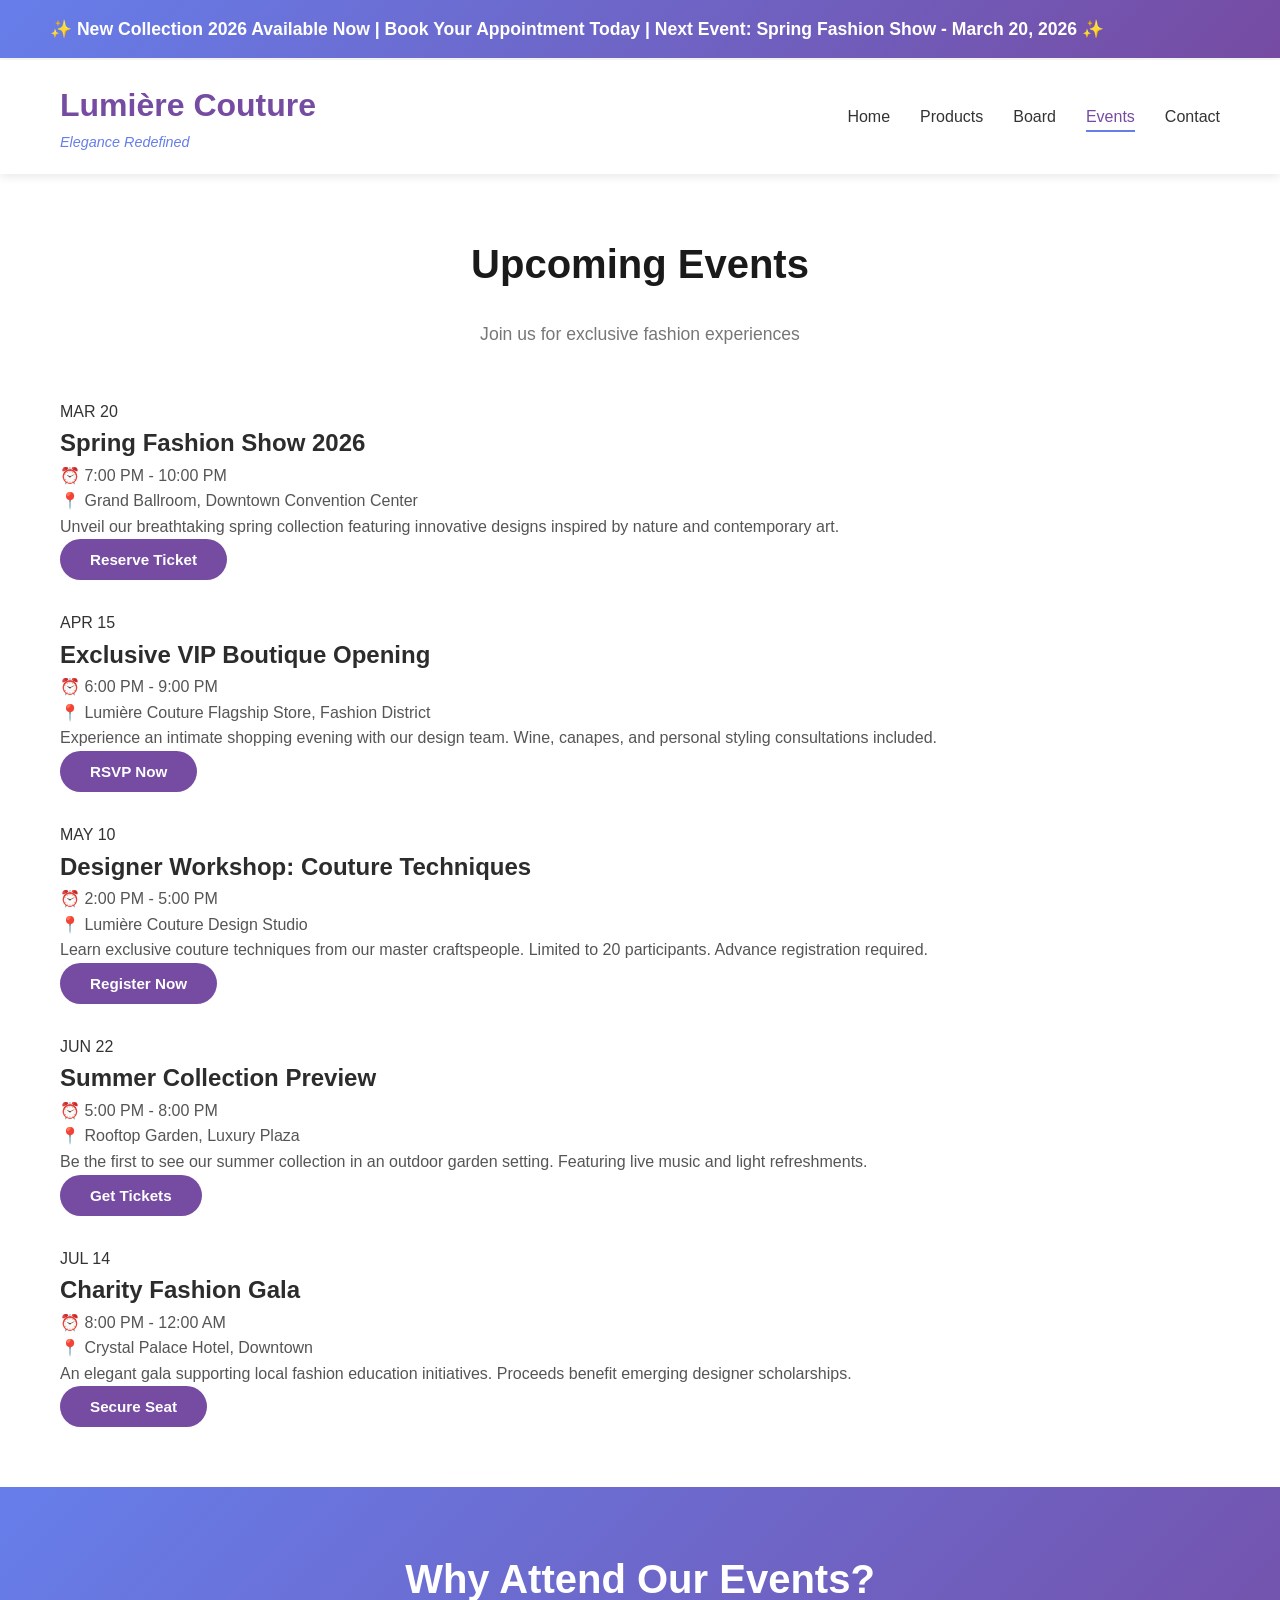
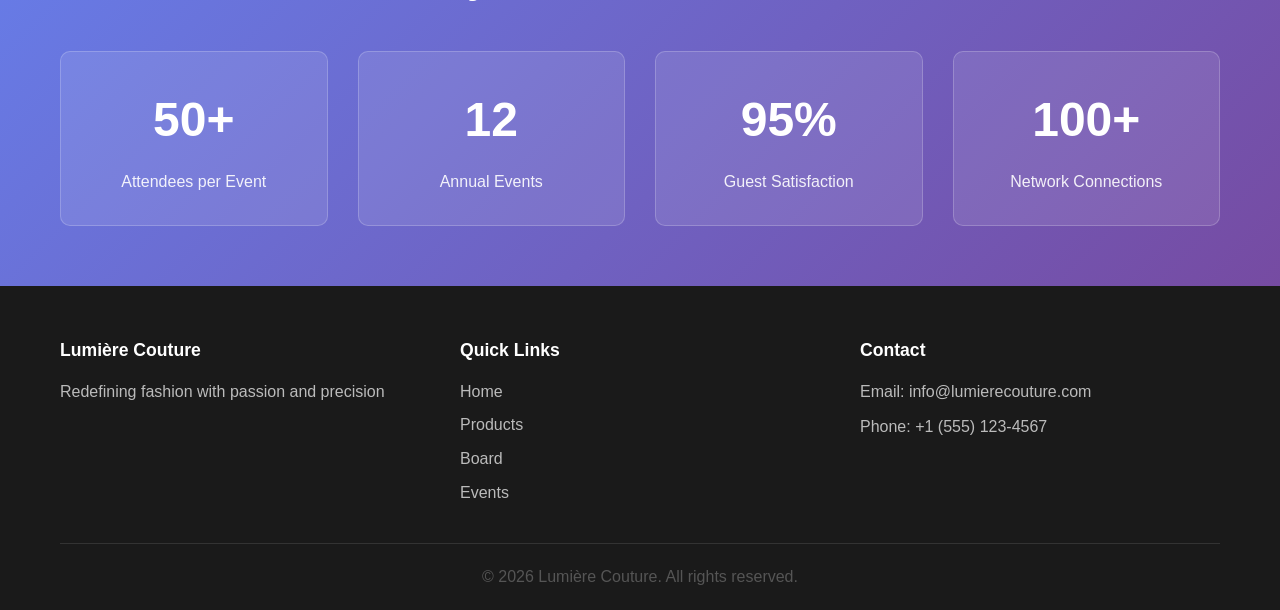
<file: Project bro/events.html>
<!DOCTYPE html>
<html lang="en">
<head>
    <meta charset="UTF-8">
    <meta name="viewport" content="width=device-width, initial-scale=1.0">
    <title>Events - Lumière Couture</title>
    <link rel="stylesheet" href="style.css">
</head>
<body>
    <div id="app">
        <!-- Marquee Section -->
        <div id="marquee-container" class="marquee-section">
            <div class="marquee">
                <span id="marquee-text">✨ New Collection 2026 Available Now | Book Your Appointment Today | Next Event: Spring Fashion Show - March 20, 2026 ✨</span>
            </div>
        </div>

        <!-- Navigation Header -->
        <header class="header">
            <div class="container">
                <div class="logo">
                    <h1>Lumière Couture</h1>
                    <p class="tagline">Elegance Redefined</p>
                </div>
                <nav class="nav">
                    <ul class="nav-list">
                        <li><a href="index.html" class="nav-link">Home</a></li>
                        <li><a href="products.html" class="nav-link">Products</a></li>
                        <li><a href="board.html" class="nav-link">Board</a></li>
                        <li><a href="events.html" class="nav-link active">Events</a></li>
                        <li><a href="inquiries.html" class="nav-link">Contact</a></li>
                    </ul>
                </nav>
            </div>
        </header>

        <!-- Main Content -->
        <main>
            <section class="events-section">
                <div class="container">
                    <h2>Upcoming Events</h2>
                    <p class="section-subtitle">Join us for exclusive fashion experiences</p>

                    <!-- Event Timeline -->
                    <div class="events-timeline">
                        <div class="event-card" onclick="toggleEventDetails(this)">
                            <div class="event-date">
                                <span class="month">MAR</span>
                                <span class="day">20</span>
                            </div>
                            <div class="event-content">
                                <h3>Spring Fashion Show 2026</h3>
                                <p class="event-time">⏰ 7:00 PM - 10:00 PM</p>
                                <p class="event-location">📍 Grand Ballroom, Downtown Convention Center</p>
                                <p class="event-description">Unveil our breathtaking spring collection featuring innovative designs inspired by nature and contemporary art.</p>
                                <button class="register-btn" onclick="redirectToInquiries(event)">Reserve Ticket</button>
                            </div>
                        </div>

                        <div class="event-card" onclick="toggleEventDetails(this)">
                            <div class="event-date">
                                <span class="month">APR</span>
                                <span class="day">15</span>
                            </div>
                            <div class="event-content">
                                <h3>Exclusive VIP Boutique Opening</h3>
                                <p class="event-time">⏰ 6:00 PM - 9:00 PM</p>
                                <p class="event-location">📍 Lumière Couture Flagship Store, Fashion District</p>
                                <p class="event-description">Experience an intimate shopping evening with our design team. Wine, canapes, and personal styling consultations included.</p>
                                <button class="register-btn" onclick="redirectToInquiries(event)">RSVP Now</button>
                            </div>
                        </div>

                        <div class="event-card" onclick="toggleEventDetails(this)">
                            <div class="event-date">
                                <span class="month">MAY</span>
                                <span class="day">10</span>
                            </div>
                            <div class="event-content">
                                <h3>Designer Workshop: Couture Techniques</h3>
                                <p class="event-time">⏰ 2:00 PM - 5:00 PM</p>
                                <p class="event-location">📍 Lumière Couture Design Studio</p>
                                <p class="event-description">Learn exclusive couture techniques from our master craftspeople. Limited to 20 participants. Advance registration required.</p>
                                <button class="register-btn" onclick="redirectToInquiries(event)">Register Now</button>
                            </div>
                        </div>

                        <div class="event-card" onclick="toggleEventDetails(this)">
                            <div class="event-date">
                                <span class="month">JUN</span>
                                <span class="day">22</span>
                            </div>
                            <div class="event-content">
                                <h3>Summer Collection Preview</h3>
                                <p class="event-time">⏰ 5:00 PM - 8:00 PM</p>
                                <p class="event-location">📍 Rooftop Garden, Luxury Plaza</p>
                                <p class="event-description">Be the first to see our summer collection in an outdoor garden setting. Featuring live music and light refreshments.</p>
                                <button class="register-btn" onclick="redirectToInquiries(event)">Get Tickets</button>
                            </div>
                        </div>

                        <div class="event-card" onclick="toggleEventDetails(this)">
                            <div class="event-date">
                                <span class="month">JUL</span>
                                <span class="day">14</span>
                            </div>
                            <div class="event-content">
                                <h3>Charity Fashion Gala</h3>
                                <p class="event-time">⏰ 8:00 PM - 12:00 AM</p>
                                <p class="event-location">📍 Crystal Palace Hotel, Downtown</p>
                                <p class="event-description">An elegant gala supporting local fashion education initiatives. Proceeds benefit emerging designer scholarships.</p>
                                <button class="register-btn" onclick="redirectToInquiries(event)">Secure Seat</button>
                            </div>
                        </div>
                    </div>
                </div>
            </section>

            <!-- Events Statistics -->
            <section class="events-stats">
                <div class="container">
                    <h2>Why Attend Our Events?</h2>
                    <div class="stats-grid">
                        <div class="stat-card">
                            <div class="stat-number">50+</div>
                            <p>Attendees per Event</p>
                        </div>
                        <div class="stat-card">
                            <div class="stat-number">12</div>
                            <p>Annual Events</p>
                        </div>
                        <div class="stat-card">
                            <div class="stat-number">95%</div>
                            <p>Guest Satisfaction</p>
                        </div>
                        <div class="stat-card">
                            <div class="stat-number">100+</div>
                            <p>Network Connections</p>
                        </div>
                    </div>
                </div>
            </section>
        </main>

        <!-- Footer -->
        <footer class="footer">
            <div class="container">
                <div class="footer-content">
                    <div class="footer-section">
                        <h4>Lumière Couture</h4>
                        <p>Redefining fashion with passion and precision</p>
                    </div>
                    <div class="footer-section">
                        <h4>Quick Links</h4>
                        <ul>
                            <li><a href="index.html">Home</a></li>
                            <li><a href="products.html">Products</a></li>
                            <li><a href="board.html">Board</a></li>
                            <li><a href="events.html">Events</a></li>
                        </ul>
                    </div>
                    <div class="footer-section">
                        <h4>Contact</h4>
                        <p>Email: info@lumierecouture.com</p>
                        <p>Phone: +1 (555) 123-4567</p>
                    </div>
                </div>
                <div class="footer-bottom">
                    <p>&copy; 2026 Lumière Couture. All rights reserved.</p>
                </div>
            </div>
        </footer>
    </div>

    <script src="script.js"></script>
</body>
</html>
</file>
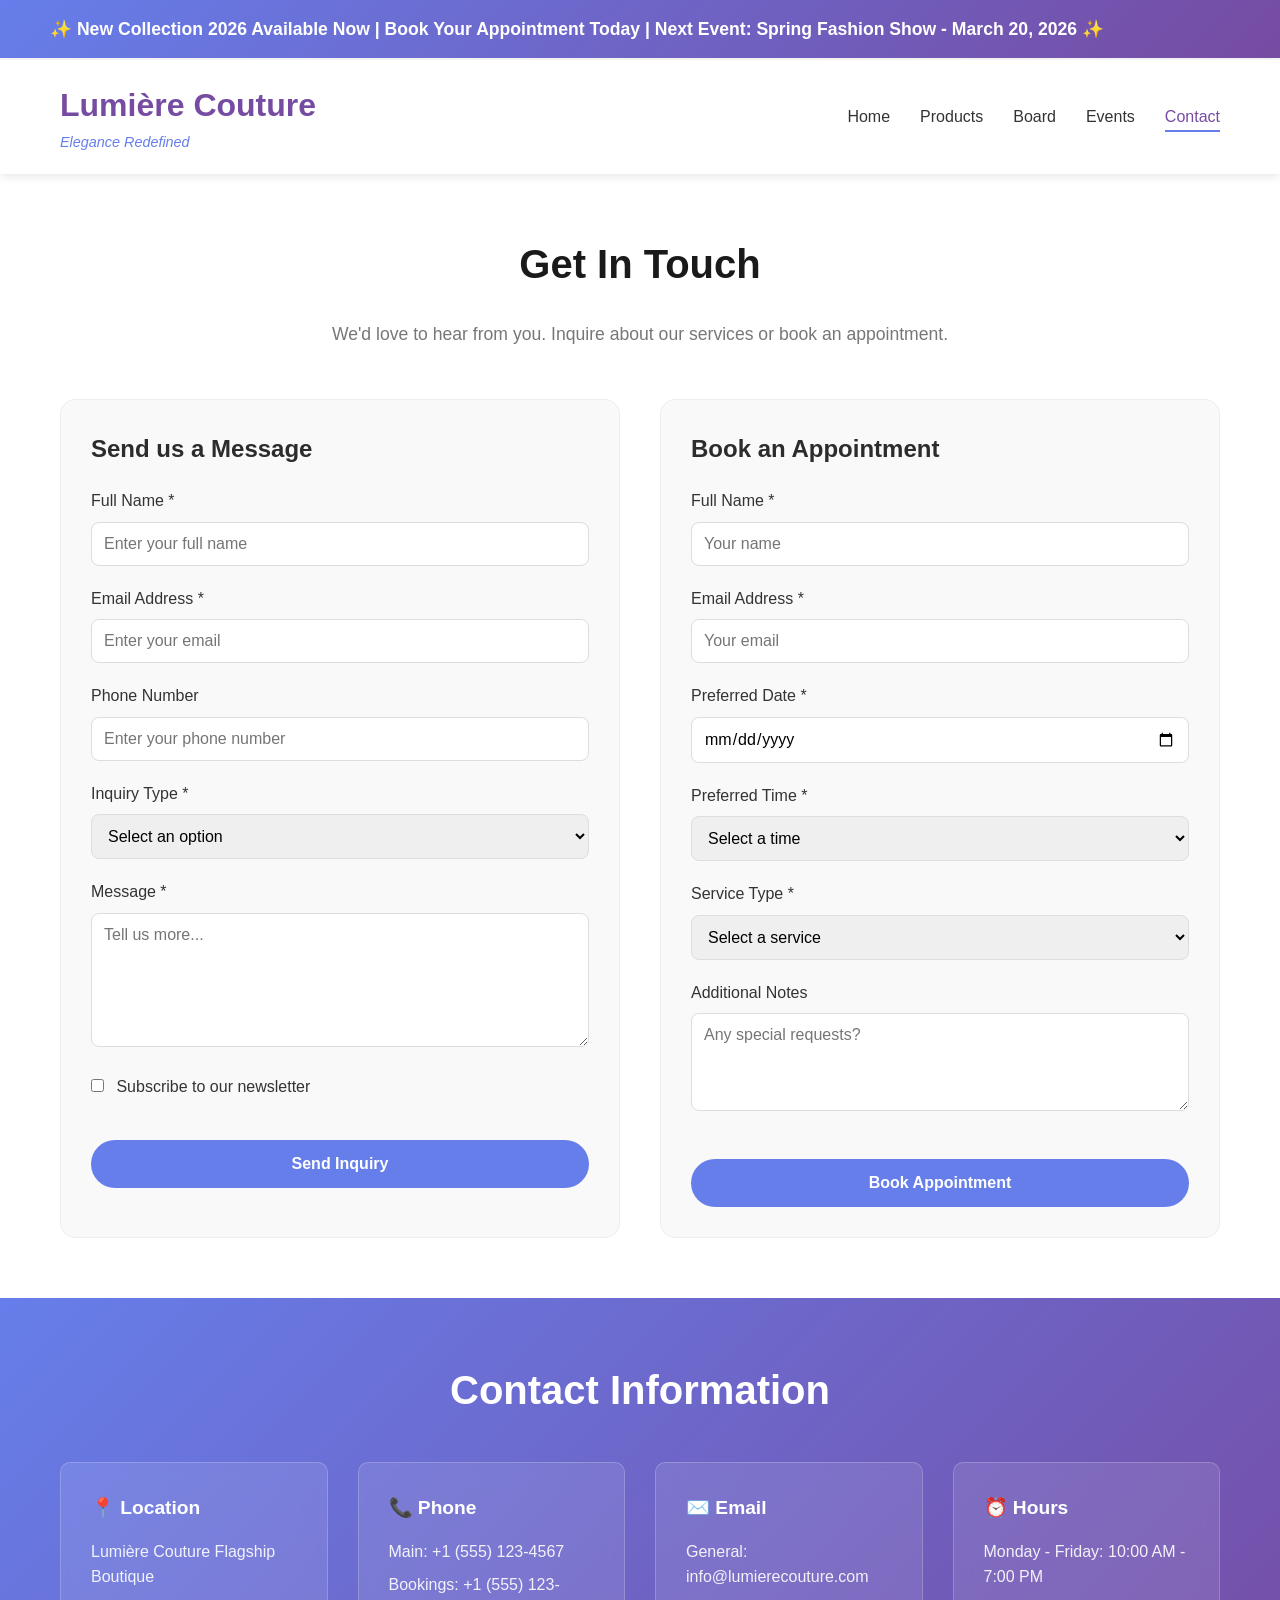
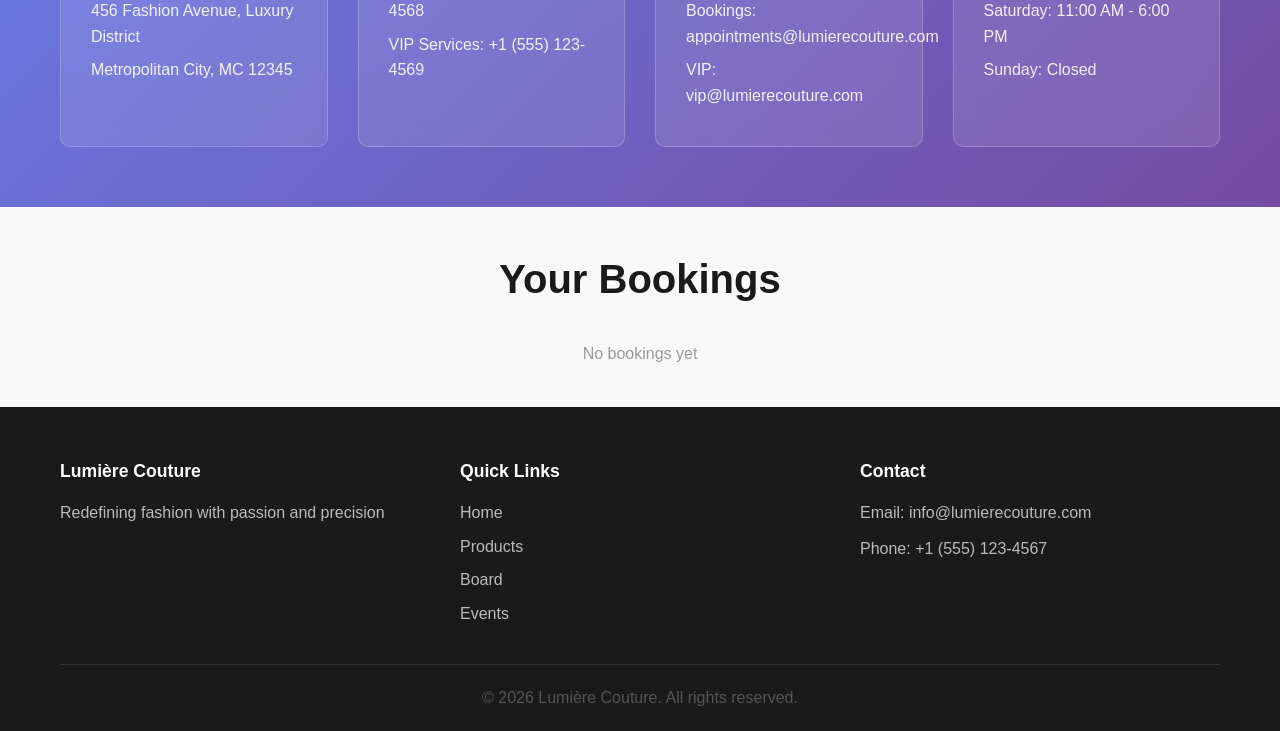
<file: Project bro/inquiries.html>
<!DOCTYPE html>
<html lang="en">
<head>
    <meta charset="UTF-8">
    <meta name="viewport" content="width=device-width, initial-scale=1.0">
    <title>Contact & Appointments - Lumière Couture</title>
    <link rel="stylesheet" href="style.css">
</head>
<body>
    <div id="app">
        <!-- Marquee Section -->
        <div id="marquee-container" class="marquee-section">
            <div class="marquee">
                <span id="marquee-text">✨ New Collection 2026 Available Now | Book Your Appointment Today | Next Event: Spring Fashion Show - March 20, 2026 ✨</span>
            </div>
        </div>

        <!-- Navigation Header -->
        <header class="header">
            <div class="container">
                <div class="logo">
                    <h1>Lumière Couture</h1>
                    <p class="tagline">Elegance Redefined</p>
                </div>
                <nav class="nav">
                    <ul class="nav-list">
                        <li><a href="index.html" class="nav-link">Home</a></li>
                        <li><a href="products.html" class="nav-link">Products</a></li>
                        <li><a href="board.html" class="nav-link">Board</a></li>
                        <li><a href="events.html" class="nav-link">Events</a></li>
                        <li><a href="inquiries.html" class="nav-link active">Contact</a></li>
                    </ul>
                </nav>
            </div>
        </header>

        <!-- Main Content -->
        <main>
            <section class="inquiries-section">
                <div class="container">
                    <h2>Get In Touch</h2>
                    <p class="section-subtitle">We'd love to hear from you. Inquire about our services or book an appointment.</p>

                    <div class="inquiries-content">
                        <!-- Inquiry Form -->
                        <div class="form-container">
                            <h3>Send us a Message</h3>
                            <form id="inquiries-form" onsubmit="submitInquiry(event)">
                                <div class="form-group">
                                    <label for="name">Full Name *</label>
                                    <input type="text" id="name" name="name" required placeholder="Enter your full name">
                                </div>

                                <div class="form-group">
                                    <label for="email">Email Address *</label>
                                    <input type="email" id="email" name="email" required placeholder="Enter your email">
                                </div>

                                <div class="form-group">
                                    <label for="phone">Phone Number</label>
                                    <input type="tel" id="phone" name="phone" placeholder="Enter your phone number">
                                </div>

                                <div class="form-group">
                                    <label for="inquiry-type">Inquiry Type *</label>
                                    <select id="inquiry-type" name="inquiry-type" required>
                                        <option value="">Select an option</option>
                                        <option value="general">General Inquiry</option>
                                        <option value="consultation">Personal Consultation</option>
                                        <option value="custom">Custom Design Request</option>
                                        <option value="event">Event Participation</option>
                                        <option value="partnership">Partnership Opportunity</option>
                                    </select>
                                </div>

                                <div class="form-group">
                                    <label for="message">Message *</label>
                                    <textarea id="message" name="message" required placeholder="Tell us more..." rows="6"></textarea>
                                </div>

                                <div class="form-group">
                                    <label for="newsletter">
                                        <input type="checkbox" id="newsletter" name="newsletter">
                                        Subscribe to our newsletter
                                    </label>
                                </div>

                                <button type="submit" class="submit-btn">Send Inquiry</button>
                            </form>
                            <div id="form-message"></div>
                        </div>

                        <!-- Appointment Booking -->
                        <div class="appointment-container">
                            <h3>Book an Appointment</h3>
                            <form id="appointment-form" onsubmit="bookAppointment(event)">
                                <div class="form-group">
                                    <label for="app-name">Full Name *</label>
                                    <input type="text" id="app-name" name="app-name" required placeholder="Your name">
                                </div>

                                <div class="form-group">
                                    <label for="app-email">Email Address *</label>
                                    <input type="email" id="app-email" name="app-email" required placeholder="Your email">
                                </div>

                                <div class="form-group">
                                    <label for="app-date">Preferred Date *</label>
                                    <input type="date" id="app-date" name="app-date" required>
                                </div>

                                <div class="form-group">
                                    <label for="app-time">Preferred Time *</label>
                                    <select id="app-time" name="app-time" required>
                                        <option value="">Select a time</option>
                                        <option value="09:00">9:00 AM</option>
                                        <option value="10:00">10:00 AM</option>
                                        <option value="11:00">11:00 AM</option>
                                        <option value="12:00">12:00 PM</option>
                                        <option value="14:00">2:00 PM</option>
                                        <option value="15:00">3:00 PM</option>
                                        <option value="16:00">4:00 PM</option>
                                        <option value="17:00">5:00 PM</option>
                                    </select>
                                </div>

                                <div class="form-group">
                                    <label for="app-service">Service Type *</label>
                                    <select id="app-service" name="app-service" required>
                                        <option value="">Select a service</option>
                                        <option value="consultation">Personal Styling Consultation</option>
                                        <option value="fitting">Bespoke Fitting</option>
                                        <option value="custom">Custom Design Session</option>
                                        <option value="alterations">Alterations & Adjustments</option>
                                    </select>
                                </div>

                                <div class="form-group">
                                    <label for="app-notes">Additional Notes</label>
                                    <textarea id="app-notes" name="app-notes" placeholder="Any special requests?" rows="4"></textarea>
                                </div>

                                <button type="submit" class="submit-btn">Book Appointment</button>
                            </form>
                            <div id="appointment-message"></div>
                        </div>
                    </div>
                </div>
            </section>

            <!-- Contact Information -->
            <section class="contact-info-section">
                <div class="container">
                    <h2>Contact Information</h2>
                    <div class="contact-details">
                        <div class="contact-card">
                            <h4>📍 Location</h4>
                            <p>Lumière Couture Flagship Boutique</p>
                            <p>456 Fashion Avenue, Luxury District</p>
                            <p>Metropolitan City, MC 12345</p>
                        </div>

                        <div class="contact-card">
                            <h4>📞 Phone</h4>
                            <p>Main: +1 (555) 123-4567</p>
                            <p>Bookings: +1 (555) 123-4568</p>
                            <p>VIP Services: +1 (555) 123-4569</p>
                        </div>

                        <div class="contact-card">
                            <h4>✉️ Email</h4>
                            <p>General: info@lumierecouture.com</p>
                            <p>Bookings: appointments@lumierecouture.com</p>
                            <p>VIP: vip@lumierecouture.com</p>
                        </div>

                        <div class="contact-card">
                            <h4>⏰ Hours</h4>
                            <p>Monday - Friday: 10:00 AM - 7:00 PM</p>
                            <p>Saturday: 11:00 AM - 6:00 PM</p>
                            <p>Sunday: Closed</p>
                        </div>
                    </div>
                </div>
            </section>

            <!-- Bookings List -->
            <section class="bookings-section">
                <div class="container">
                    <h2>Your Bookings</h2>
                    <div id="bookings-list"></div>
                </div>
            </section>
        </main>

        <!-- Footer -->
        <footer class="footer">
            <div class="container">
                <div class="footer-content">
                    <div class="footer-section">
                        <h4>Lumière Couture</h4>
                        <p>Redefining fashion with passion and precision</p>
                    </div>
                    <div class="footer-section">
                        <h4>Quick Links</h4>
                        <ul>
                            <li><a href="index.html">Home</a></li>
                            <li><a href="products.html">Products</a></li>
                            <li><a href="board.html">Board</a></li>
                            <li><a href="events.html">Events</a></li>
                        </ul>
                    </div>
                    <div class="footer-section">
                        <h4>Contact</h4>
                        <p>Email: info@lumierecouture.com</p>
                        <p>Phone: +1 (555) 123-4567</p>
                    </div>
                </div>
                <div class="footer-bottom">
                    <p>&copy; 2026 Lumière Couture. All rights reserved.</p>
                </div>
            </div>
        </footer>
    </div>

    <script src="script.js"></script>
</body>
</html>
</file>
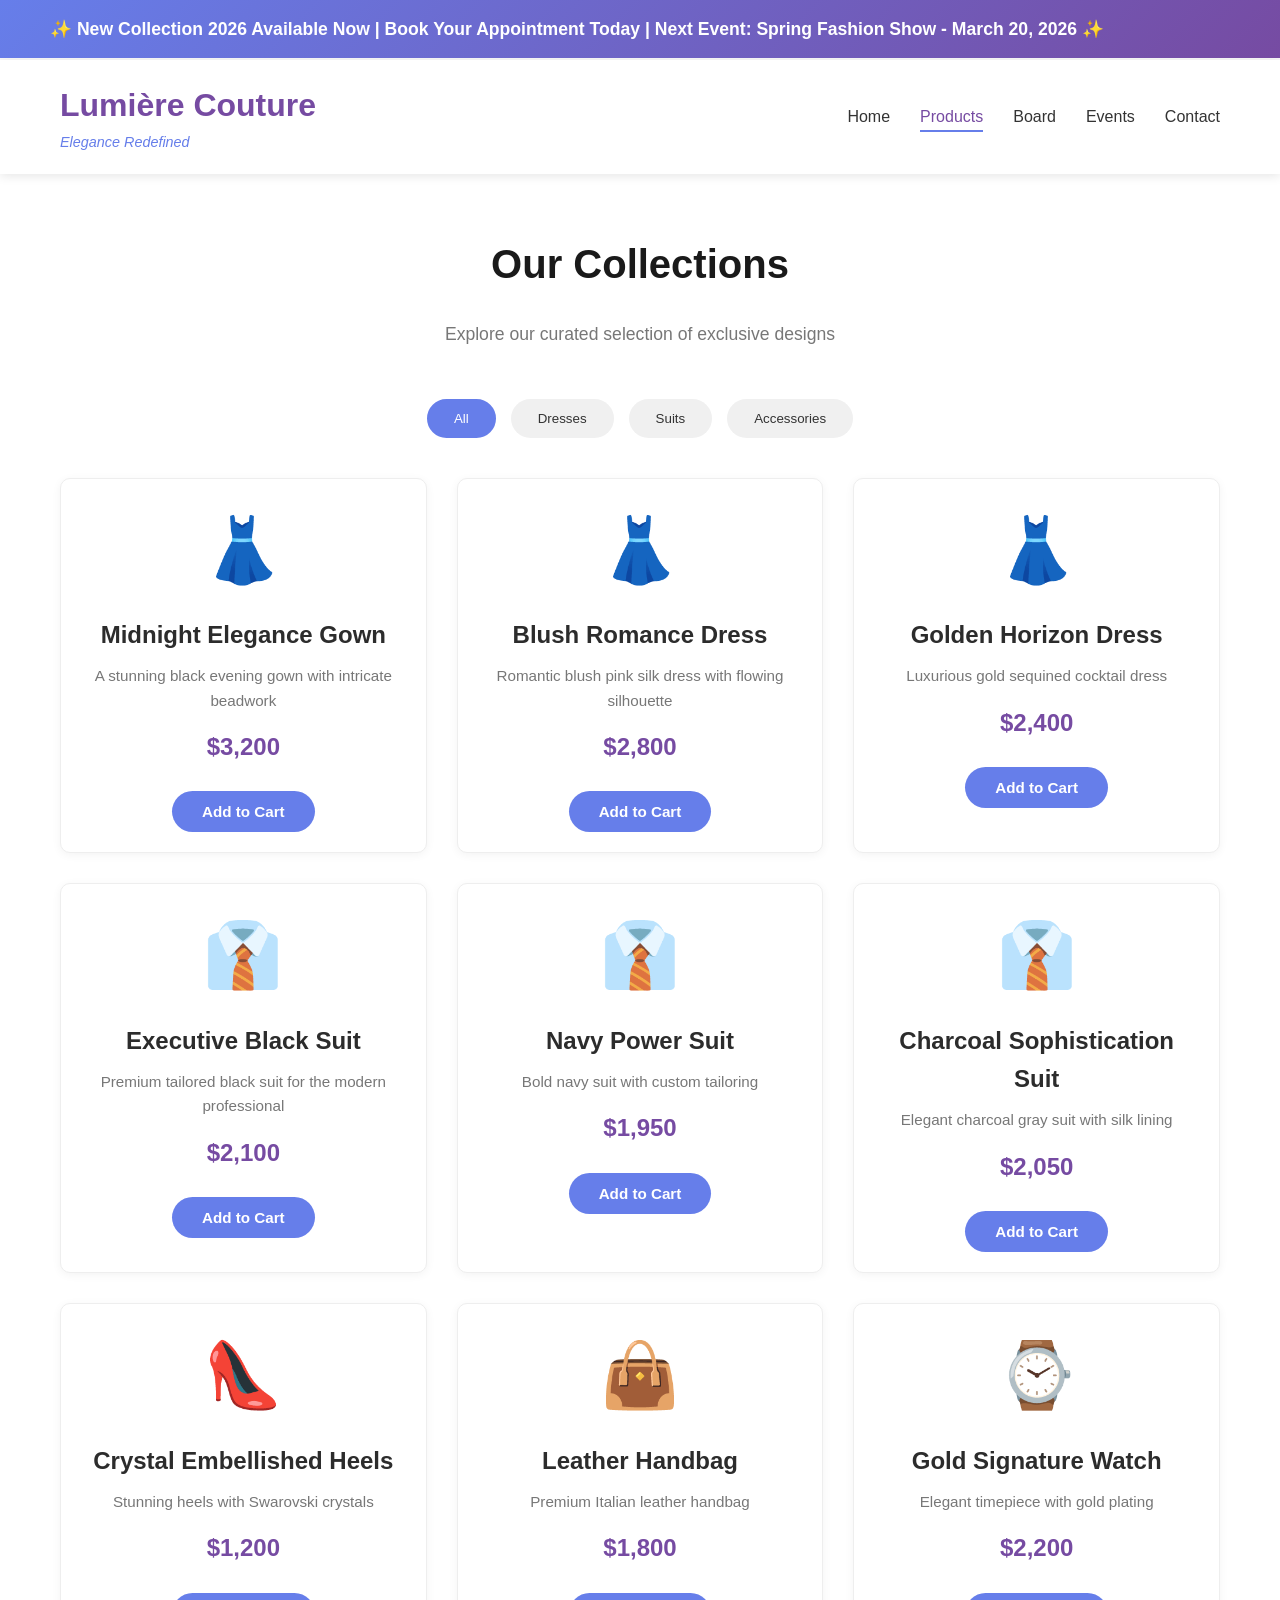
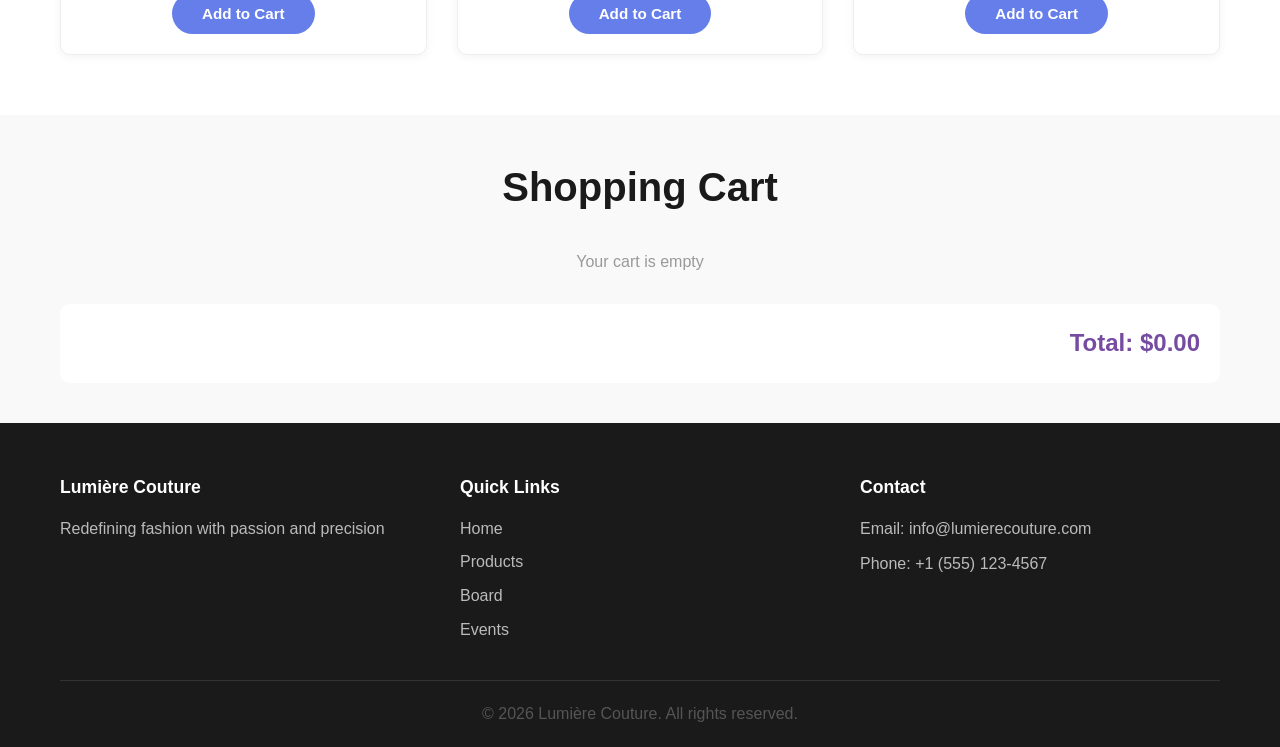
<file: Project bro/products.html>
<!DOCTYPE html>
<html lang="en">
<head>
    <meta charset="UTF-8">
    <meta name="viewport" content="width=device-width, initial-scale=1.0">
    <title>Products - Lumière Couture</title>
    <link rel="stylesheet" href="style.css">
</head>
<body>
    <div id="app">
        <!-- Marquee Section -->
        <div id="marquee-container" class="marquee-section">
            <div class="marquee">
                <span id="marquee-text">✨ New Collection 2026 Available Now | Book Your Appointment Today | Next Event: Spring Fashion Show - March 20, 2026 ✨</span>
            </div>
        </div>

        <!-- Navigation Header -->
        <header class="header">
            <div class="container">
                <div class="logo">
                    <h1>Lumière Couture</h1>
                    <p class="tagline">Elegance Redefined</p>
                </div>
                <nav class="nav">
                    <ul class="nav-list">
                        <li><a href="index.html" class="nav-link">Home</a></li>
                        <li><a href="products.html" class="nav-link active">Products</a></li>
                        <li><a href="board.html" class="nav-link">Board</a></li>
                        <li><a href="events.html" class="nav-link">Events</a></li>
                        <li><a href="inquiries.html" class="nav-link">Contact</a></li>
                    </ul>
                </nav>
            </div>
        </header>

        <!-- Main Content -->
        <main>
            <section class="products-section">
                <div class="container">
                    <h2>Our Collections</h2>
                    <p class="section-subtitle">Explore our curated selection of exclusive designs</p>

                    <!-- Filter Buttons -->
                    <div class="filter-buttons">
                        <button class="filter-btn active" onclick="filterProducts('all')">All</button>
                        <button class="filter-btn" onclick="filterProducts('dresses')">Dresses</button>
                        <button class="filter-btn" onclick="filterProducts('suits')">Suits</button>
                        <button class="filter-btn" onclick="filterProducts('accessories')">Accessories</button>
                    </div>

                    <!-- Products Grid -->
                    <div class="products-grid">
                        <div class="product-item" data-category="dresses">
                            <div class="product-image">👗</div>
                            <h3>Midnight Elegance Gown</h3>
                            <p class="product-description">A stunning black evening gown with intricate beadwork</p>
                            <p class="price">$3,200</p>
                            <button class="add-to-cart" onclick="addToCart('Midnight Elegance Gown')">Add to Cart</button>
                        </div>

                        <div class="product-item" data-category="dresses">
                            <div class="product-image">👗</div>
                            <h3>Blush Romance Dress</h3>
                            <p class="product-description">Romantic blush pink silk dress with flowing silhouette</p>
                            <p class="price">$2,800</p>
                            <button class="add-to-cart" onclick="addToCart('Blush Romance Dress')">Add to Cart</button>
                        </div>

                        <div class="product-item" data-category="dresses">
                            <div class="product-image">👗</div>
                            <h3>Golden Horizon Dress</h3>
                            <p class="product-description">Luxurious gold sequined cocktail dress</p>
                            <p class="price">$2,400</p>
                            <button class="add-to-cart" onclick="addToCart('Golden Horizon Dress')">Add to Cart</button>
                        </div>

                        <div class="product-item" data-category="suits">
                            <div class="product-image">👔</div>
                            <h3>Executive Black Suit</h3>
                            <p class="product-description">Premium tailored black suit for the modern professional</p>
                            <p class="price">$2,100</p>
                            <button class="add-to-cart" onclick="addToCart('Executive Black Suit')">Add to Cart</button>
                        </div>

                        <div class="product-item" data-category="suits">
                            <div class="product-image">👔</div>
                            <h3>Navy Power Suit</h3>
                            <p class="product-description">Bold navy suit with custom tailoring</p>
                            <p class="price">$1,950</p>
                            <button class="add-to-cart" onclick="addToCart('Navy Power Suit')">Add to Cart</button>
                        </div>

                        <div class="product-item" data-category="suits">
                            <div class="product-image">👔</div>
                            <h3>Charcoal Sophistication Suit</h3>
                            <p class="product-description">Elegant charcoal gray suit with silk lining</p>
                            <p class="price">$2,050</p>
                            <button class="add-to-cart" onclick="addToCart('Charcoal Sophistication Suit')">Add to Cart</button>
                        </div>

                        <div class="product-item" data-category="accessories">
                            <div class="product-image">👠</div>
                            <h3>Crystal Embellished Heels</h3>
                            <p class="product-description">Stunning heels with Swarovski crystals</p>
                            <p class="price">$1,200</p>
                            <button class="add-to-cart" onclick="addToCart('Crystal Embellished Heels')">Add to Cart</button>
                        </div>

                        <div class="product-item" data-category="accessories">
                            <div class="product-image">👜</div>
                            <h3>Leather Handbag</h3>
                            <p class="product-description">Premium Italian leather handbag</p>
                            <p class="price">$1,800</p>
                            <button class="add-to-cart" onclick="addToCart('Leather Handbag')">Add to Cart</button>
                        </div>

                        <div class="product-item" data-category="accessories">
                            <div class="product-image">⌚</div>
                            <h3>Gold Signature Watch</h3>
                            <p class="product-description">Elegant timepiece with gold plating</p>
                            <p class="price">$2,200</p>
                            <button class="add-to-cart" onclick="addToCart('Gold Signature Watch')">Add to Cart</button>
                        </div>
                    </div>
                </div>
            </section>

            <!-- Cart Summary -->
            <section class="cart-section">
                <div class="container">
                    <h2>Shopping Cart</h2>
                    <div id="cart-items"></div>
                    <div id="cart-total" class="cart-total"></div>
                </div>
            </section>
        </main>

        <!-- Footer -->
        <footer class="footer">
            <div class="container">
                <div class="footer-content">
                    <div class="footer-section">
                        <h4>Lumière Couture</h4>
                        <p>Redefining fashion with passion and precision</p>
                    </div>
                    <div class="footer-section">
                        <h4>Quick Links</h4>
                        <ul>
                            <li><a href="index.html">Home</a></li>
                            <li><a href="products.html">Products</a></li>
                            <li><a href="board.html">Board</a></li>
                            <li><a href="events.html">Events</a></li>
                        </ul>
                    </div>
                    <div class="footer-section">
                        <h4>Contact</h4>
                        <p>Email: info@lumierecouture.com</p>
                        <p>Phone: +1 (555) 123-4567</p>
                    </div>
                </div>
                <div class="footer-bottom">
                    <p>&copy; 2026 Lumière Couture. All rights reserved.</p>
                </div>
            </div>
        </footer>
    </div>

    <script src="script.js"></script>
</body>
</html>
</file>
<file: style.css>
/* ==================== GENERAL STYLES ==================== */

* {
    margin: 0;
    padding: 0;
    box-sizing: border-box;
}

body {
    font-family: 'Segoe UI', Tahoma, Geneva, Verdana, sans-serif;
    line-height: 1.6;
    color: #333;
    background-color: #f9f9f9;
}

.container {
    max-width: 1200px;
    margin: 0 auto;
    padding: 0 20px;
}

h2 {
    font-size: 2.5rem;
    margin-bottom: 1.5rem;
    color: #1a1a1a;
    text-align: center;
}
h3 {
    font-size: 1.5rem;
    color: #2c2c2c;
}
p {
    font-size: 1rem;
    color: #555;
}
a {
    text-decoration: none;
    color: inherit;
}

/* ==================== MARQUEE SECTION ==================== */

.marquee-section {
    background: linear-gradient(135deg, #667eea 0%, #764ba2 100%);
    overflow: hidden;
    padding: 15px 0;
    position: sticky;
    top: 0;
    z-index: 1000;
}

.marquee {
    display: flex;
    animation: scroll 30s linear infinite;
}

#marquee-text {
    color: white;
    font-weight: bold;
    font-size: 1.1rem;
    white-space: nowrap;
    padding: 0 50px;
    flex-shrink: 0;
}

.marquee:hover #marquee-text {
    animation-play-state: paused;
}

@keyframes scroll {
    0% {
        transform: translateX(0);
    }
    100% {
        transform: translateX(-100%);
    }
}

/* Duplicate the text for seamless loop */
#marquee-text::after {
    content: attr(data-content);
    margin-left: 50px;
}

/* ==================== HEADER & NAVIGATION ==================== */

.header {
    background-color: white;
    box-shadow: 0 2px 10px rgba(0, 0, 0, 0.1);
    position: sticky;
    top: 60px;
    z-index: 999;
}

.header .container {
    display: flex;
    justify-content: space-between;
    align-items: center;
    padding: 20px;
}

.logo h1 {
    font-size: 2rem;
    color: #764ba2;
    margin: 0;
}

.logo .tagline {
    font-size: 0.9rem;
    color: #667eea;
    font-style: italic;
}

.nav-list {
    display: flex;
    list-style: none;
    gap: 30px;
}

.nav-link {
    font-size: 1rem;
    font-weight: 500;
    color: #333;
    transition: all 0.3s ease;
    padding-bottom: 5px;
    border-bottom: 2px solid transparent;
}

.nav-link:hover,
.nav-link.active {
    color: #764ba2;
    border-bottom-color: #667eea;
}

/* ==================== HERO SECTION ==================== */

.hero {
    background: linear-gradient(135deg, #667eea 0%, #764ba2 100%);
    color: white;
    padding: 100px 20px;
    text-align: center;
}

.hero-content h2 {
    color: white;
    font-size: 3.5rem;
    margin-bottom: 1rem;
}

.hero-content p {
    color: rgba(255, 255, 255, 0.9);
    font-size: 1.5rem;
    margin-bottom: 2rem;
}

/* ==================== BUTTONS ==================== */

.cta-button {
    background-color: #764ba2;
    color: white;
    border: none;
    padding: 15px 40px;
    font-size: 1rem;
    font-weight: bold;
    border-radius: 50px;
    cursor: pointer;
    transition: all 0.3s ease;
    box-shadow: 0 4px 15px rgba(0, 0, 0, 0.2);
}

.cta-button:hover {
    background-color: #667eea;
    transform: translateY(-3px);
    box-shadow: 0 6px 20px rgba(0, 0, 0, 0.3);
}

.add-to-cart,
.register-btn,
.submit-btn {
    background-color: #667eea;
    color: white;
    border: none;
    padding: 12px 30px;
    font-size: 0.95rem;
    font-weight: bold;
    border-radius: 25px;
    cursor: pointer;
    transition: all 0.3s ease;
    margin-top: 10px;
}

.add-to-cart:hover,
.register-btn:hover,
.submit-btn:hover {
    background-color: #764ba2;
    transform: translateY(-2px);
}

/* ==================== ABOUT SECTION ==================== */

.about {
    padding: 60px 20px;
    background-color: white;
    text-align: center;
}

.about p {
    max-width: 700px;
    margin: 0 auto 40px;
    font-size: 1.1rem;
    color: #666;
}

.about-stats {
    display: grid;
    grid-template-columns: repeat(auto-fit, minmax(200px, 1fr));
    gap: 30px;
    margin-top: 40px;
}

.stat h3 {
    font-size: 2.5rem;
    color: #764ba2;
    margin-bottom: 10px;
}

.stat p {
    color: #666;
}

/* ==================== FEATURED PRODUCTS ==================== */

.featured-products,
.products-section {
    padding: 60px 20px;
    background-color: white;
}

.products-grid {
    display: grid;
    grid-template-columns: repeat(auto-fit, minmax(280px, 1fr));
    gap: 30px;
    margin-top: 40px;
}

.product-card,
.product-item {
    background: white;
    border: 1px solid #eee;
    border-radius: 10px;
    padding: 20px;
    text-align: center;
    transition: all 0.3s ease;
    box-shadow: 0 2px 10px rgba(0, 0, 0, 0.05);
}

.product-card:hover,
.product-item:hover {
    transform: translateY(-5px);
    box-shadow: 0 8px 25px rgba(0, 0, 0, 0.15);
    border-color: #667eea;
}

.product-image {
    font-size: 4rem;
    margin-bottom: 15px;
}

.product-card h3,
.product-item h3 {
    margin-bottom: 10px;
    color: #2c2c2c;
}

.product-description {
    color: #777;
    font-size: 0.95rem;
    margin-bottom: 10px;
}

.price {
    font-size: 1.5rem;
    font-weight: bold;
    color: #764ba2;
    margin: 15px 0;
}

/* ==================== FILTER BUTTONS ==================== */

.filter-buttons {
    display: flex;
    justify-content: center;
    gap: 15px;
    margin-bottom: 40px;
    flex-wrap: wrap;
}

.filter-btn {
    background-color: #f0f0f0;
    color: #333;
    border: 2px solid transparent;
    padding: 10px 25px;
    border-radius: 25px;
    cursor: pointer;
    transition: all 0.3s ease;
    font-weight: 500;
}

.filter-btn:hover,
.filter-btn.active {
    background-color: #667eea;
    color: white;
    border-color: #667eea;
}

.hidden {
    display: none;
}

/* ==================== CART SECTION ==================== */

.cart-section {
    padding: 40px 20px;
    background-color: #f9f9f9;
}

.cart-section h2 {
    margin-bottom: 30px;
}

#cart-items {
    display: grid;
    grid-template-columns: repeat(auto-fit, minmax(250px, 1fr));
    gap: 20px;
    margin-bottom: 30px;
}

.cart-item {
    background: white;
    padding: 20px;
    border-radius: 10px;
    border-left: 4px solid #667eea;
    display: flex;
    justify-content: space-between;
    align-items: center;
    box-shadow: 0 2px 10px rgba(0, 0, 0, 0.05);
}

.cart-item-info h4 {
    margin-bottom: 5px;
    color: #2c2c2c;
}

.cart-item-price {
    font-weight: bold;
    color: #764ba2;
    font-size: 1.2rem;
}

.remove-item {
    background-color: #ff6b6b;
    color: white;
    border: none;
    padding: 8px 15px;
    border-radius: 5px;
    cursor: pointer;
    transition: all 0.3s ease;
}

.remove-item:hover {
    background-color: #ff5252;
}

.cart-total {
    text-align: right;
    font-size: 1.5rem;
    font-weight: bold;
    color: #764ba2;
    padding: 20px;
    background: white;
    border-radius: 10px;
}

/* ==================== BOARD SECTION ==================== */

.board-section {
    padding: 60px 20px;
    background-color: white;
}

.section-subtitle {
    text-align: center;
    color: #777;
    font-size: 1.1rem;
    margin-bottom: 50px;
}

.board-grid {
    display: grid;
    grid-template-columns: repeat(auto-fit, minmax(250px, 1fr));
    gap: 40px;
    margin-top: 40px;
}

.board-member {
    background: white;
    border: 2px solid #eee;
    border-radius: 15px;
    padding: 30px 20px;
    text-align: center;
    transition: all 0.3s ease;
    cursor: pointer;
    overflow: hidden;
}

.board-member:hover {
    border-color: #667eea;
    box-shadow: 0 8px 25px rgba(102, 126, 234, 0.2);
    transform: translateY(-5px);
}

.member-image {
    font-size: 5rem;
    margin-bottom: 15px;
    animation: float 3s ease-in-out infinite;
}

.board-member:hover .member-image {
    animation-play-state: paused;
}

@keyframes float {
    0%, 100% {
        transform: translateY(0px);
    }
    50% {
        transform: translateY(-10px);
    }
}

.board-member h3 {
    margin-bottom: 5px;
    color: #2c2c2c;
}

.role {
    color: #667eea;
    font-weight: bold;
    margin-bottom: 10px;
}

.bio,
.contact {
    font-size: 0.95rem;
    color: #666;
    margin-bottom: 10px;
    opacity: 0;
    transition: opacity 0.3s ease;
    max-height: 0;
    overflow: hidden;
}

.board-member:hover .bio,
.board-member:hover .contact {
    opacity: 1;
    max-height: 100px;
}

/* ==================== TEAM VALUES ==================== */

.team-values {
    padding: 60px 20px;
    background: linear-gradient(135deg, #667eea 0%, #764ba2 100%);
}

.team-values h2 {
    color: white;
    margin-bottom: 40px;
}

.values-grid {
    display: grid;
    grid-template-columns: repeat(auto-fit, minmax(250px, 1fr));
    gap: 30px;
}

.value-card {
    background: rgba(255, 255, 255, 0.1);
    backdrop-filter: blur(10px);
    padding: 30px;
    border-radius: 10px;
    text-align: center;
    color: white;
    border: 1px solid rgba(255, 255, 255, 0.2);
    transition: all 0.3s ease;
}

.value-card:hover {
    background: rgba(255, 255, 255, 0.2);
    transform: translateY(-5px);
}

.value-icon {
    font-size: 3rem;
    margin-bottom: 15px;
}

.value-card h3 {
    color: white;
    margin-bottom: 10px;
}

.value-card p {
    color: rgba(255, 255, 255, 0.9);
}

/* ==================== EVENTS SECTION ==================== */

.events-section {
    padding: 60px 20px;
    background-color: white;
}

.events-timeline {
    display: grid;
    gap: 30px;
    margin-top: 40px;
}
event-card {
    display: flex;
    gap: 30px;
    background: white;
    border: 2px solid #eee;
    border-radius: 15px;
    padding: 30px;
    cursor: pointer;
    transition: all 0.3s ease;
}

event-card:hover {
    border-color: #667eea;
    box-shadow: 0 8px 25px rgba(102, 126, 234, 0.2);
    transform: translateX(10px);
}

event-date {
    display: flex;
    flex-direction: column;
    align-items: center;
    justify-content: center;
    background: linear-gradient(135deg, #667eea 0%, #764ba2 100%);
    color: white;
    padding: 20px;
    border-radius: 10px;
    min-width: 100px;
    text-align: center;
    flex-shrink: 0;
}

event-date .month {
    font-size: 1rem;
    font-weight: bold;
    text-transform: uppercase;
}

event-date .day {
    font-size: 2.5rem;
    font-weight: bold;
}

event-content h3 {
    margin-bottom: 10px;
    color: #2c2c2c;
}

event-time,
event-location {
    color: #666;
    margin-bottom: 10px;
}

event-description {
    color: #777;
    margin-bottom: 15px;
    line-height: 1.6;
}

.register-btn {
    background-color: #764ba2;
    margin-top: 0;
}

/* ==================== EVENTS STATS ==================== */

.events-stats {
    padding: 60px 20px;
    background: linear-gradient(135deg, #667eea 0%, #764ba2 100%);
}

.events-stats h2 {
    color: white;
    margin-bottom: 40px;
}

.stats-grid {
    display: grid;
    grid-template-columns: repeat(auto-fit, minmax(200px, 1fr));
    gap: 30px;
}

.stat-card {
    background: rgba(255, 255, 255, 0.1);
    padding: 30px;
    border-radius: 10px;
    text-align: center;
    color: white;
    border: 1px solid rgba(255, 255, 255, 0.2);
    transition: all 0.3s ease;
}

.stat-card:hover {
    background: rgba(255, 255, 255, 0.2);
    transform: scale(1.05);
}

.stat-number {
    font-size: 3rem;
    font-weight: bold;
    color: #fff;
    margin-bottom: 10px;
}

.stat-card p {
    color: rgba(255, 255, 255, 0.9);
}

/* ==================== INQUIRIES SECTION ==================== */

.inquiries-section {
    padding: 60px 20px;
    background-color: white;
}

.inquiries-content {
    display: grid;
    grid-template-columns: repeat(auto-fit, minmax(350px, 1fr));
    gap: 40px;
    margin-top: 40px;
}

.form-container,
.appointment-container {
    background: #f9f9f9;
    padding: 30px;
    border-radius: 15px;
    border: 1px solid #eee;
}

.form-container h3,
.appointment-container h3 {
    margin-bottom: 20px;
    color: #2c2c2c;
}

.form-group {
    margin-bottom: 20px;
}

.form-group label {
    display: block;
    margin-bottom: 8px;
    font-weight: 500;
    color: #333;
}

.form-group input[type="text"],
.form-group input[type="email"],
.form-group input[type="tel"],
.form-group input[type="date"],
.form-group select,
.form-group textarea {
    width: 100%;
    padding: 12px;
    border: 1px solid #ddd;
    border-radius: 8px;
    font-size: 1rem;
    font-family: inherit;
    transition: all 0.3s ease;
}

.form-group input:focus,
.form-group select:focus,
.form-group textarea:focus {
    outline: none;
    border-color: #667eea;
    box-shadow: 0 0 5px rgba(102, 126, 234, 0.3);
}

.form-group textarea {
    resize: vertical;
}

.form-group input[type="checkbox"] {
    margin-right: 8px;
}

.submit-btn {
    width: 100%;
    padding: 15px;
    font-size: 1rem;
    margin-top: 20px;
}

#form-message,
#appointment-message {
    margin-top: 15px;
    padding: 15px;
    border-radius: 8px;
    display: none;
}

#form-message.success,
#appointment-message.success {
    background-color: #d4edda;
    color: #155724;
    border: 1px solid #c3e6cb;
    display: block;
}

#form-message.error,
#appointment-message.error {
    background-color: #f8d7da;
    color: #721c24;
    border: 1px solid #f5c6cb;
    display: block;
}

/* ==================== CONTACT INFO SECTION ==================== */

.contact-info-section {
    padding: 60px 20px;
    background: linear-gradient(135deg, #667eea 0%, #764ba2 100%);
}

.contact-info-section h2 {
    color: white;
    margin-bottom: 40px;
}

.contact-details {
    display: grid;
    grid-template-columns: repeat(auto-fit, minmax(250px, 1fr));
    gap: 30px;
}

.contact-card {
    background: rgba(255, 255, 255, 0.1);
    backdrop-filter: blur(10px);
    padding: 30px;
    border-radius: 10px;
    color: white;
    border: 1px solid rgba(255, 255, 255, 0.2);
    transition: all 0.3s ease;
}

.contact-card:hover {
    background: rgba(255, 255, 255, 0.2);
    transform: translateY(-5px);
}

.contact-card h4 {
    margin-bottom: 15px;
    font-size: 1.2rem;
    color: white;
}

.contact-card p {
    color: rgba(255, 255, 255, 0.9);
    margin-bottom: 8px;
}

/* ==================== BOOKINGS SECTION ==================== */

.bookings-section {
    padding: 40px 20px;
    background-color: #f9f9f9;
}

.bookings-section h2 {
    margin-bottom: 30px;
}

.booking-item {
    background: white;
    padding: 20px;
    border-radius: 10px;
    border-left: 4px solid #667eea;
    margin-bottom: 15px;
    box-shadow: 0 2px 10px rgba(0, 0, 0, 0.05);
}

.booking-item h4 {
    margin-bottom: 10px;
    color: #2c2c2c;
}

.booking-item p {
    margin-bottom: 5px;
    color: #666;
}

/* ==================== CTA SECTION ==================== */

.cta-section {
    padding: 60px 20px;
    background: linear-gradient(135deg, #667eea 0%, #764ba2 100%);
    text-align: center;
}

.cta-section h2 {
    color: white;
}

.cta-section p {
    color: rgba(255, 255, 255, 0.9);
    font-size: 1.2rem;
    margin-bottom: 30px;
}

.cta-section .cta-button {
    background-color: white;
    color: #764ba2;
}

.cta-section .cta-button:hover {
    background-color: #f0f0f0;
}

/* ==================== FOOTER ==================== */

.footer {
    background-color: #1a1a1a;
    color: #ddd;
    padding: 50px 20px 20px;
}

.footer-content {
    display: grid;
    grid-template-columns: repeat(auto-fit, minmax(250px, 1fr));
    gap: 40px;
    margin-bottom: 30px;
}

.footer-section h4 {
    color: white;
    margin-bottom: 15px;
    font-size: 1.1rem;
}

.footer-section p {
    color: #bbb;
    margin-bottom: 10px;
}

.footer-section ul {
    list-style: none;
}

.footer-section ul li {
    margin-bottom: 8px;
}

.footer-section a {
    color: #bbb;
    transition: all 0.3s ease;
}

.footer-section a:hover {
    color: #667eea;
}

.footer-bottom {
    border-top: 1px solid #333;
    padding-top: 20px;
    text-align: center;
    color: #999;
}

/* ==================== RESPONSIVE DESIGN ==================== */

@media (max-width: 768px) {
    .header .container {
        flex-direction: column;
        gap: 20px;
    }

    .nav-list {
        gap: 15px;
        flex-wrap: wrap;
        justify-content: center;
    }

    .hero-content h2 {
        font-size: 2.5rem;
    }

    .hero-content p {
        font-size: 1.2rem;
    }

    .products-grid,
    .board-grid,
    .values-grid,
    .stats-grid {
        grid-template-columns: 1fr;
    }

    .event-card {
        flex-direction: column;
    }

    .inquiries-content {
        grid-template-columns: 1fr;
    }

    h2 {
        font-size: 2rem;
    }

    .marquee {
        animation: scroll 20s linear infinite;
    }

    #marquee-text {
        font-size: 0.9rem;
    }
}

@media (max-width: 480px) {
    .logo h1 {
        font-size: 1.5rem;
    }

    .nav-list {
        gap: 10px;
    }

    .nav-link {
        font-size: 0.85rem;
    }

    h2 {
        font-size: 1.5rem;
    }

    .cta-button {
        padding: 12px 25px;
        font-size: 0.9rem;
    }

    .filter-buttons {
        gap: 8px;
    }

    .filter-btn {
        padding: 8px 15px;
        font-size: 0.9rem;
    }
}
</file>
<file: Project bro/style.css>
/* ==================== GENERAL STYLES ==================== */

* {
    margin: 0;
    padding: 0;
    box-sizing: border-box;
}

body {
    font-family: 'Segoe UI', Tahoma, Geneva, Verdana, sans-serif;
    line-height: 1.6;
    color: #333;
    background-color: #f9f9f9;
}

.container {
    max-width: 1200px;
    margin: 0 auto;
    padding: 0 20px;
}

h2 {
    font-size: 2.5rem;
    margin-bottom: 1.5rem;
    color: #1a1a1a;
    text-align: center;
}
h3 {
    font-size: 1.5rem;
    color: #2c2c2c;
}
p {
    font-size: 1rem;
    color: #555;
}
a {
    text-decoration: none;
    color: inherit;
}

/* ==================== MARQUEE SECTION ==================== */

.marquee-section {
    background: linear-gradient(135deg, #667eea 0%, #764ba2 100%);
    overflow: hidden;
    padding: 15px 0;
    position: sticky;
    top: 0;
    z-index: 1000;
}

.marquee {
    display: flex;
    animation: scroll 30s linear infinite;
}

#marquee-text {
    color: white;
    font-weight: bold;
    font-size: 1.1rem;
    white-space: nowrap;
    padding: 0 50px;
    flex-shrink: 0;
}

.marquee:hover #marquee-text {
    animation-play-state: paused;
}

@keyframes scroll {
    0% {
        transform: translateX(0);
    }
    100% {
        transform: translateX(-100%);
    }
}

/* Duplicate the text for seamless loop */
#marquee-text::after {
    content: attr(data-content);
    margin-left: 50px;
}

/* ==================== HEADER & NAVIGATION ==================== */

.header {
    background-color: white;
    box-shadow: 0 2px 10px rgba(0, 0, 0, 0.1);
    position: sticky;
    top: 60px;
    z-index: 999;
}

.header .container {
    display: flex;
    justify-content: space-between;
    align-items: center;
    padding: 20px;
}

.logo h1 {
    font-size: 2rem;
    color: #764ba2;
    margin: 0;
}

.logo .tagline {
    font-size: 0.9rem;
    color: #667eea;
    font-style: italic;
}

.nav-list {
    display: flex;
    list-style: none;
    gap: 30px;
}

.nav-link {
    font-size: 1rem;
    font-weight: 500;
    color: #333;
    transition: all 0.3s ease;
    padding-bottom: 5px;
    border-bottom: 2px solid transparent;
}

.nav-link:hover,
.nav-link.active {
    color: #764ba2;
    border-bottom-color: #667eea;
}

/* ==================== HERO SECTION ==================== */

.hero {
    background: linear-gradient(135deg, #667eea 0%, #764ba2 100%);
    color: white;
    padding: 100px 20px;
    text-align: center;
}

.hero-content h2 {
    color: white;
    font-size: 3.5rem;
    margin-bottom: 1rem;
}

.hero-content p {
    color: rgba(255, 255, 255, 0.9);
    font-size: 1.5rem;
    margin-bottom: 2rem;
}

/* ==================== BUTTONS ==================== */

.cta-button {
    background-color: #764ba2;
    color: white;
    border: none;
    padding: 15px 40px;
    font-size: 1rem;
    font-weight: bold;
    border-radius: 50px;
    cursor: pointer;
    transition: all 0.3s ease;
    box-shadow: 0 4px 15px rgba(0, 0, 0, 0.2);
}

.cta-button:hover {
    background-color: #667eea;
    transform: translateY(-3px);
    box-shadow: 0 6px 20px rgba(0, 0, 0, 0.3);
}

.add-to-cart,
.register-btn,
.submit-btn {
    background-color: #667eea;
    color: white;
    border: none;
    padding: 12px 30px;
    font-size: 0.95rem;
    font-weight: bold;
    border-radius: 25px;
    cursor: pointer;
    transition: all 0.3s ease;
    margin-top: 10px;
}

.add-to-cart:hover,
.register-btn:hover,
.submit-btn:hover {
    background-color: #764ba2;
    transform: translateY(-2px);
}

/* ==================== ABOUT SECTION ==================== */

.about {
    padding: 60px 20px;
    background-color: white;
    text-align: center;
}

.about p {
    max-width: 700px;
    margin: 0 auto 40px;
    font-size: 1.1rem;
    color: #666;
}

.about-stats {
    display: grid;
    grid-template-columns: repeat(auto-fit, minmax(200px, 1fr));
    gap: 30px;
    margin-top: 40px;
}

.stat h3 {
    font-size: 2.5rem;
    color: #764ba2;
    margin-bottom: 10px;
}

.stat p {
    color: #666;
}

/* ==================== FEATURED PRODUCTS ==================== */

.featured-products,
.products-section {
    padding: 60px 20px;
    background-color: white;
}

.products-grid {
    display: grid;
    grid-template-columns: repeat(auto-fit, minmax(280px, 1fr));
    gap: 30px;
    margin-top: 40px;
}

.product-card,
.product-item {
    background: white;
    border: 1px solid #eee;
    border-radius: 10px;
    padding: 20px;
    text-align: center;
    transition: all 0.3s ease;
    box-shadow: 0 2px 10px rgba(0, 0, 0, 0.05);
}

.product-card:hover,
.product-item:hover {
    transform: translateY(-5px);
    box-shadow: 0 8px 25px rgba(0, 0, 0, 0.15);
    border-color: #667eea;
}

.product-image {
    font-size: 4rem;
    margin-bottom: 15px;
}

.product-card h3,
.product-item h3 {
    margin-bottom: 10px;
    color: #2c2c2c;
}

.product-description {
    color: #777;
    font-size: 0.95rem;
    margin-bottom: 10px;
}

.price {
    font-size: 1.5rem;
    font-weight: bold;
    color: #764ba2;
    margin: 15px 0;
}

/* ==================== FILTER BUTTONS ==================== */

.filter-buttons {
    display: flex;
    justify-content: center;
    gap: 15px;
    margin-bottom: 40px;
    flex-wrap: wrap;
}

.filter-btn {
    background-color: #f0f0f0;
    color: #333;
    border: 2px solid transparent;
    padding: 10px 25px;
    border-radius: 25px;
    cursor: pointer;
    transition: all 0.3s ease;
    font-weight: 500;
}

.filter-btn:hover,
.filter-btn.active {
    background-color: #667eea;
    color: white;
    border-color: #667eea;
}

.hidden {
    display: none;
}

/* ==================== CART SECTION ==================== */

.cart-section {
    padding: 40px 20px;
    background-color: #f9f9f9;
}

.cart-section h2 {
    margin-bottom: 30px;
}

#cart-items {
    display: grid;
    grid-template-columns: repeat(auto-fit, minmax(250px, 1fr));
    gap: 20px;
    margin-bottom: 30px;
}

.cart-item {
    background: white;
    padding: 20px;
    border-radius: 10px;
    border-left: 4px solid #667eea;
    display: flex;
    justify-content: space-between;
    align-items: center;
    box-shadow: 0 2px 10px rgba(0, 0, 0, 0.05);
}

.cart-item-info h4 {
    margin-bottom: 5px;
    color: #2c2c2c;
}

.cart-item-price {
    font-weight: bold;
    color: #764ba2;
    font-size: 1.2rem;
}

.remove-item {
    background-color: #ff6b6b;
    color: white;
    border: none;
    padding: 8px 15px;
    border-radius: 5px;
    cursor: pointer;
    transition: all 0.3s ease;
}

.remove-item:hover {
    background-color: #ff5252;
}

.cart-total {
    text-align: right;
    font-size: 1.5rem;
    font-weight: bold;
    color: #764ba2;
    padding: 20px;
    background: white;
    border-radius: 10px;
}

/* ==================== BOARD SECTION ==================== */

.board-section {
    padding: 60px 20px;
    background-color: white;
}

.section-subtitle {
    text-align: center;
    color: #777;
    font-size: 1.1rem;
    margin-bottom: 50px;
}

.board-grid {
    display: grid;
    grid-template-columns: repeat(auto-fit, minmax(250px, 1fr));
    gap: 40px;
    margin-top: 40px;
}

.board-member {
    background: white;
    border: 2px solid #eee;
    border-radius: 15px;
    padding: 30px 20px;
    text-align: center;
    transition: all 0.3s ease;
    cursor: pointer;
    overflow: hidden;
}

.board-member:hover {
    border-color: #667eea;
    box-shadow: 0 8px 25px rgba(102, 126, 234, 0.2);
    transform: translateY(-5px);
}

.member-image {
    font-size: 5rem;
    margin-bottom: 15px;
    animation: float 3s ease-in-out infinite;
}

.board-member:hover .member-image {
    animation-play-state: paused;
}

@keyframes float {
    0%, 100% {
        transform: translateY(0px);
    }
    50% {
        transform: translateY(-10px);
    }
}

.board-member h3 {
    margin-bottom: 5px;
    color: #2c2c2c;
}

.role {
    color: #667eea;
    font-weight: bold;
    margin-bottom: 10px;
}

.bio,
.contact {
    font-size: 0.95rem;
    color: #666;
    margin-bottom: 10px;
    opacity: 0;
    transition: opacity 0.3s ease;
    max-height: 0;
    overflow: hidden;
}

.board-member:hover .bio,
.board-member:hover .contact {
    opacity: 1;
    max-height: 100px;
}

/* ==================== TEAM VALUES ==================== */

.team-values {
    padding: 60px 20px;
    background: linear-gradient(135deg, #667eea 0%, #764ba2 100%);
}

.team-values h2 {
    color: white;
    margin-bottom: 40px;
}

.values-grid {
    display: grid;
    grid-template-columns: repeat(auto-fit, minmax(250px, 1fr));
    gap: 30px;
}

.value-card {
    background: rgba(255, 255, 255, 0.1);
    backdrop-filter: blur(10px);
    padding: 30px;
    border-radius: 10px;
    text-align: center;
    color: white;
    border: 1px solid rgba(255, 255, 255, 0.2);
    transition: all 0.3s ease;
}

.value-card:hover {
    background: rgba(255, 255, 255, 0.2);
    transform: translateY(-5px);
}

.value-icon {
    font-size: 3rem;
    margin-bottom: 15px;
}

.value-card h3 {
    color: white;
    margin-bottom: 10px;
}

.value-card p {
    color: rgba(255, 255, 255, 0.9);
}

/* ==================== EVENTS SECTION ==================== */

.events-section {
    padding: 60px 20px;
    background-color: white;
}

.events-timeline {
    display: grid;
    gap: 30px;
    margin-top: 40px;
}
event-card {
    display: flex;
    gap: 30px;
    background: white;
    border: 2px solid #eee;
    border-radius: 15px;
    padding: 30px;
    cursor: pointer;
    transition: all 0.3s ease;
}

event-card:hover {
    border-color: #667eea;
    box-shadow: 0 8px 25px rgba(102, 126, 234, 0.2);
    transform: translateX(10px);
}

event-date {
    display: flex;
    flex-direction: column;
    align-items: center;
    justify-content: center;
    background: linear-gradient(135deg, #667eea 0%, #764ba2 100%);
    color: white;
    padding: 20px;
    border-radius: 10px;
    min-width: 100px;
    text-align: center;
    flex-shrink: 0;
}

event-date .month {
    font-size: 1rem;
    font-weight: bold;
    text-transform: uppercase;
}

event-date .day {
    font-size: 2.5rem;
    font-weight: bold;
}

event-content h3 {
    margin-bottom: 10px;
    color: #2c2c2c;
}

event-time,
event-location {
    color: #666;
    margin-bottom: 10px;
}

event-description {
    color: #777;
    margin-bottom: 15px;
    line-height: 1.6;
}

.register-btn {
    background-color: #764ba2;
    margin-top: 0;
}

/* ==================== EVENTS STATS ==================== */

.events-stats {
    padding: 60px 20px;
    background: linear-gradient(135deg, #667eea 0%, #764ba2 100%);
}

.events-stats h2 {
    color: white;
    margin-bottom: 40px;
}

.stats-grid {
    display: grid;
    grid-template-columns: repeat(auto-fit, minmax(200px, 1fr));
    gap: 30px;
}

.stat-card {
    background: rgba(255, 255, 255, 0.1);
    padding: 30px;
    border-radius: 10px;
    text-align: center;
    color: white;
    border: 1px solid rgba(255, 255, 255, 0.2);
    transition: all 0.3s ease;
}

.stat-card:hover {
    background: rgba(255, 255, 255, 0.2);
    transform: scale(1.05);
}

.stat-number {
    font-size: 3rem;
    font-weight: bold;
    color: #fff;
    margin-bottom: 10px;
}

.stat-card p {
    color: rgba(255, 255, 255, 0.9);
}

/* ==================== INQUIRIES SECTION ==================== */

.inquiries-section {
    padding: 60px 20px;
    background-color: white;
}

.inquiries-content {
    display: grid;
    grid-template-columns: repeat(auto-fit, minmax(350px, 1fr));
    gap: 40px;
    margin-top: 40px;
}

.form-container,
.appointment-container {
    background: #f9f9f9;
    padding: 30px;
    border-radius: 15px;
    border: 1px solid #eee;
}

.form-container h3,
.appointment-container h3 {
    margin-bottom: 20px;
    color: #2c2c2c;
}

.form-group {
    margin-bottom: 20px;
}

.form-group label {
    display: block;
    margin-bottom: 8px;
    font-weight: 500;
    color: #333;
}

.form-group input[type="text"],
.form-group input[type="email"],
.form-group input[type="tel"],
.form-group input[type="date"],
.form-group select,
.form-group textarea {
    width: 100%;
    padding: 12px;
    border: 1px solid #ddd;
    border-radius: 8px;
    font-size: 1rem;
    font-family: inherit;
    transition: all 0.3s ease;
}

.form-group input:focus,
.form-group select:focus,
.form-group textarea:focus {
    outline: none;
    border-color: #667eea;
    box-shadow: 0 0 5px rgba(102, 126, 234, 0.3);
}

.form-group textarea {
    resize: vertical;
}

.form-group input[type="checkbox"] {
    margin-right: 8px;
}

.submit-btn {
    width: 100%;
    padding: 15px;
    font-size: 1rem;
    margin-top: 20px;
}

#form-message,
#appointment-message {
    margin-top: 15px;
    padding: 15px;
    border-radius: 8px;
    display: none;
}

#form-message.success,
#appointment-message.success {
    background-color: #d4edda;
    color: #155724;
    border: 1px solid #c3e6cb;
    display: block;
}

#form-message.error,
#appointment-message.error {
    background-color: #f8d7da;
    color: #721c24;
    border: 1px solid #f5c6cb;
    display: block;
}

/* ==================== CONTACT INFO SECTION ==================== */

.contact-info-section {
    padding: 60px 20px;
    background: linear-gradient(135deg, #667eea 0%, #764ba2 100%);
}

.contact-info-section h2 {
    color: white;
    margin-bottom: 40px;
}

.contact-details {
    display: grid;
    grid-template-columns: repeat(auto-fit, minmax(250px, 1fr));
    gap: 30px;
}

.contact-card {
    background: rgba(255, 255, 255, 0.1);
    backdrop-filter: blur(10px);
    padding: 30px;
    border-radius: 10px;
    color: white;
    border: 1px solid rgba(255, 255, 255, 0.2);
    transition: all 0.3s ease;
}

.contact-card:hover {
    background: rgba(255, 255, 255, 0.2);
    transform: translateY(-5px);
}

.contact-card h4 {
    margin-bottom: 15px;
    font-size: 1.2rem;
    color: white;
}

.contact-card p {
    color: rgba(255, 255, 255, 0.9);
    margin-bottom: 8px;
}

/* ==================== BOOKINGS SECTION ==================== */

.bookings-section {
    padding: 40px 20px;
    background-color: #f9f9f9;
}

.bookings-section h2 {
    margin-bottom: 30px;
}

.booking-item {
    background: white;
    padding: 20px;
    border-radius: 10px;
    border-left: 4px solid #667eea;
    margin-bottom: 15px;
    box-shadow: 0 2px 10px rgba(0, 0, 0, 0.05);
}

.booking-item h4 {
    margin-bottom: 10px;
    color: #2c2c2c;
}

.booking-item p {
    margin-bottom: 5px;
    color: #666;
}

/* ==================== CTA SECTION ==================== */

.cta-section {
    padding: 60px 20px;
    background: linear-gradient(135deg, #667eea 0%, #764ba2 100%);
    text-align: center;
}

.cta-section h2 {
    color: white;
}

.cta-section p {
    color: rgba(255, 255, 255, 0.9);
    font-size: 1.2rem;
    margin-bottom: 30px;
}

.cta-section .cta-button {
    background-color: white;
    color: #764ba2;
}

.cta-section .cta-button:hover {
    background-color: #f0f0f0;
}

/* ==================== FOOTER ==================== */

.footer {
    background-color: #1a1a1a;
    color: #ddd;
    padding: 50px 20px 20px;
}

.footer-content {
    display: grid;
    grid-template-columns: repeat(auto-fit, minmax(250px, 1fr));
    gap: 40px;
    margin-bottom: 30px;
}

.footer-section h4 {
    color: white;
    margin-bottom: 15px;
    font-size: 1.1rem;
}

.footer-section p {
    color: #bbb;
    margin-bottom: 10px;
}

.footer-section ul {
    list-style: none;
}

.footer-section ul li {
    margin-bottom: 8px;
}

.footer-section a {
    color: #bbb;
    transition: all 0.3s ease;
}

.footer-section a:hover {
    color: #667eea;
}

.footer-bottom {
    border-top: 1px solid #333;
    padding-top: 20px;
    text-align: center;
    color: #999;
}

/* ==================== RESPONSIVE DESIGN ==================== */

@media (max-width: 768px) {
    .header .container {
        flex-direction: column;
        gap: 20px;
    }

    .nav-list {
        gap: 15px;
        flex-wrap: wrap;
        justify-content: center;
    }

    .hero-content h2 {
        font-size: 2.5rem;
    }

    .hero-content p {
        font-size: 1.2rem;
    }

    .products-grid,
    .board-grid,
    .values-grid,
    .stats-grid {
        grid-template-columns: 1fr;
    }

    .event-card {
        flex-direction: column;
    }

    .inquiries-content {
        grid-template-columns: 1fr;
    }

    h2 {
        font-size: 2rem;
    }

    .marquee {
        animation: scroll 20s linear infinite;
    }

    #marquee-text {
        font-size: 0.9rem;
    }
}

@media (max-width: 480px) {
    .logo h1 {
        font-size: 1.5rem;
    }

    .nav-list {
        gap: 10px;
    }

    .nav-link {
        font-size: 0.85rem;
    }

    h2 {
        font-size: 1.5rem;
    }

    .cta-button {
        padding: 12px 25px;
        font-size: 0.9rem;
    }

    .filter-buttons {
        gap: 8px;
    }

    .filter-btn {
        padding: 8px 15px;
        font-size: 0.9rem;
    }
}
</file>
